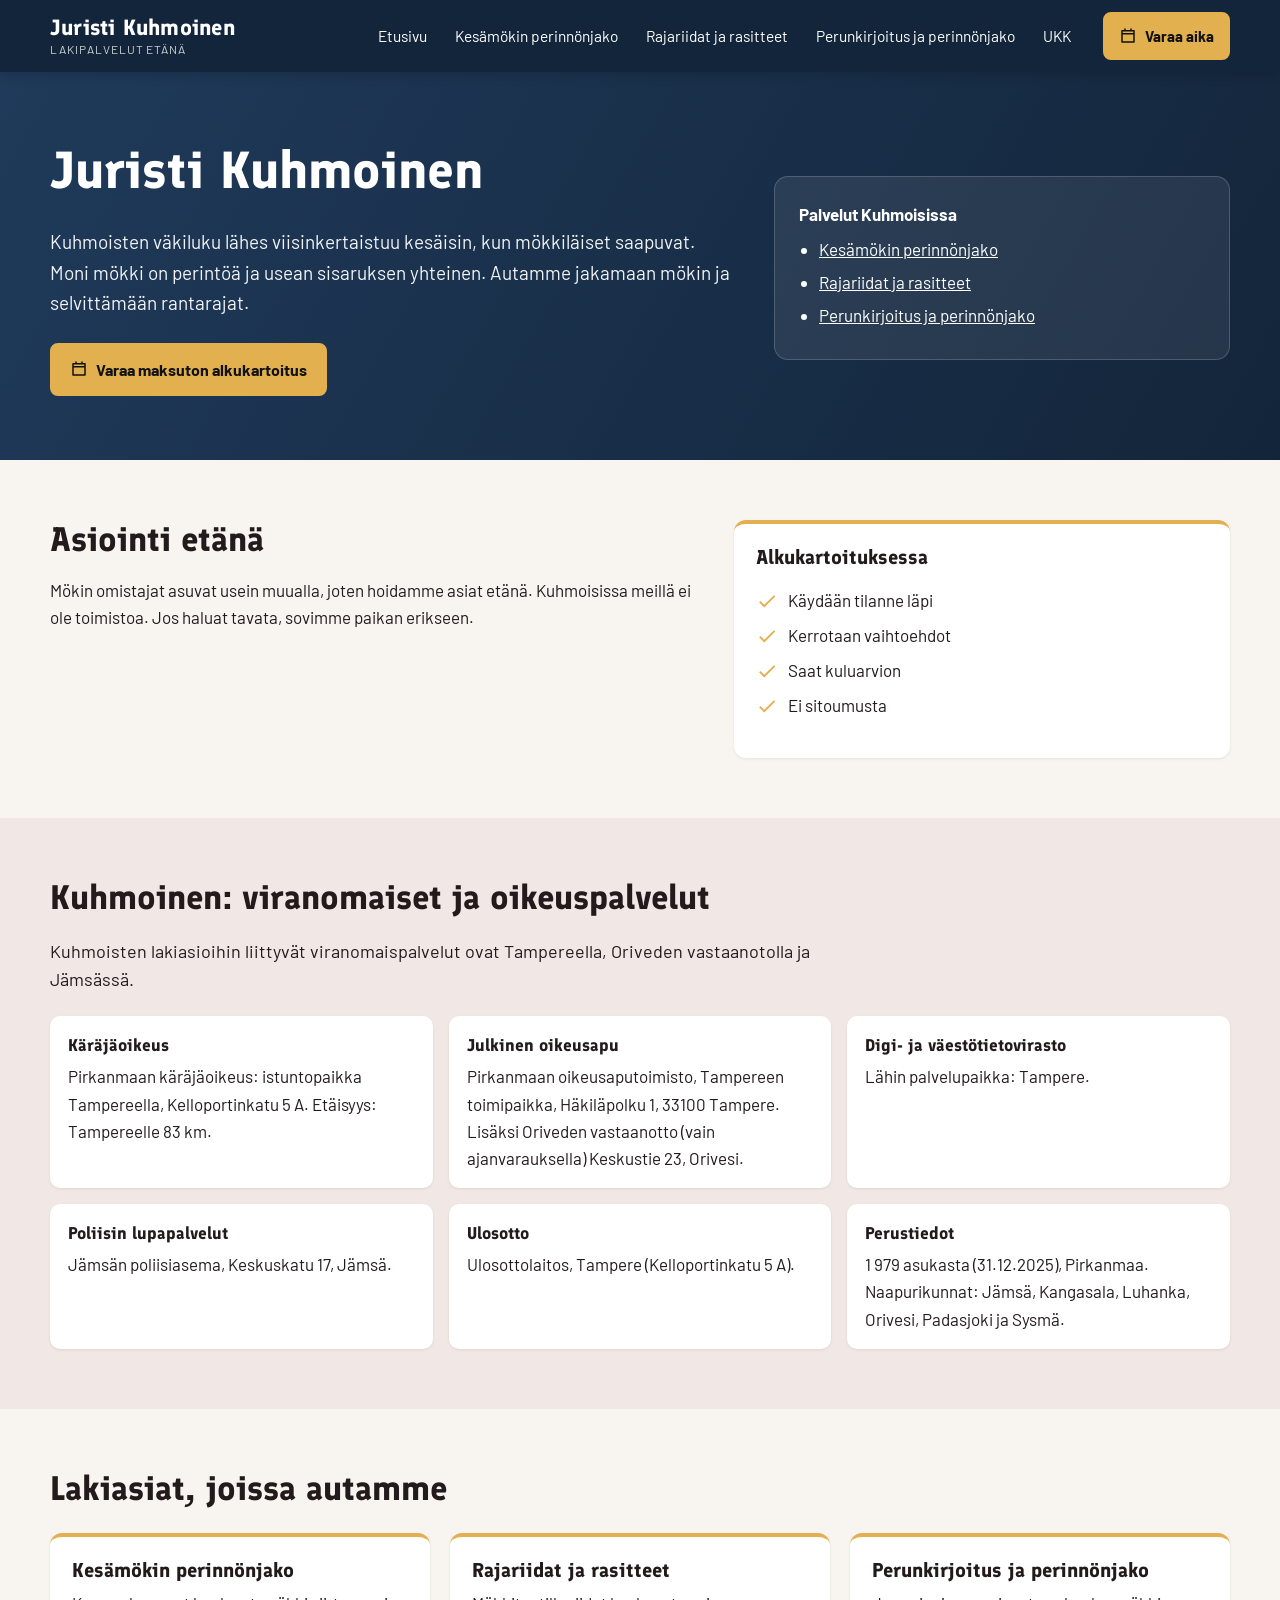
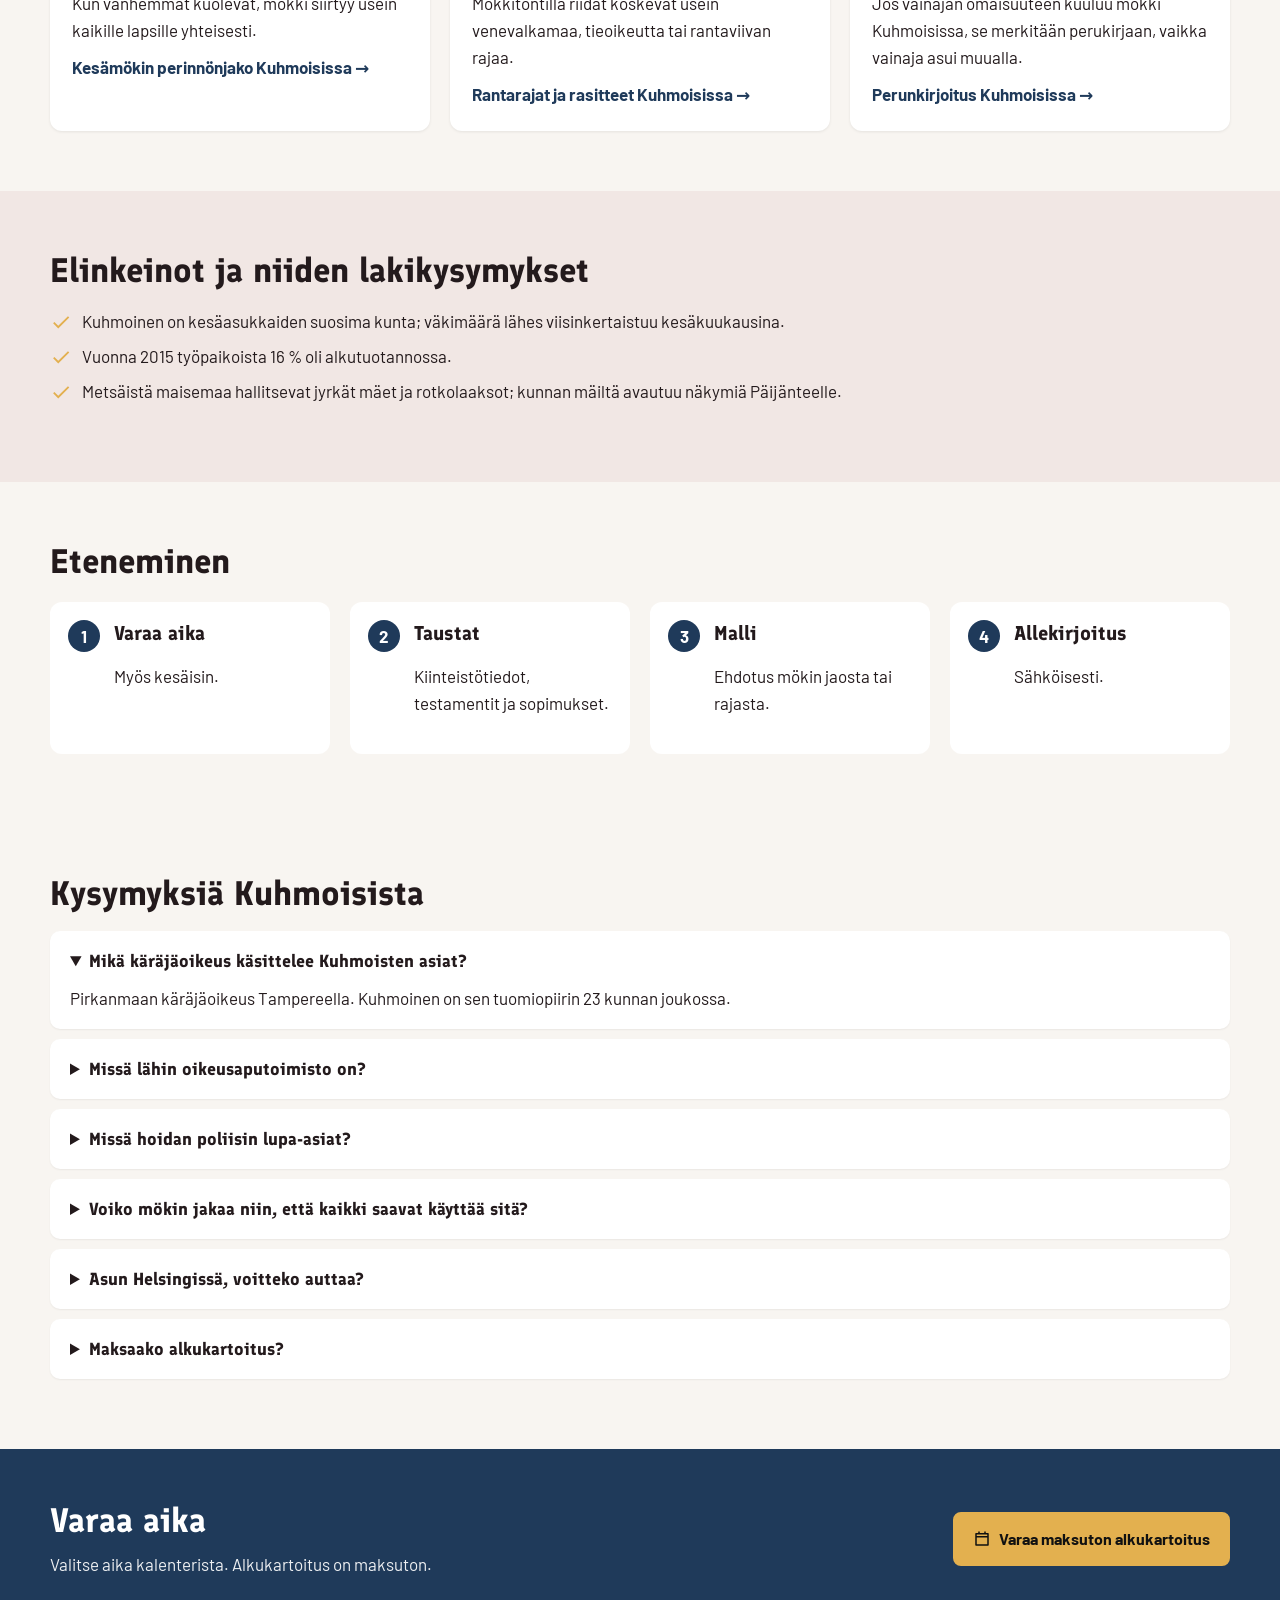
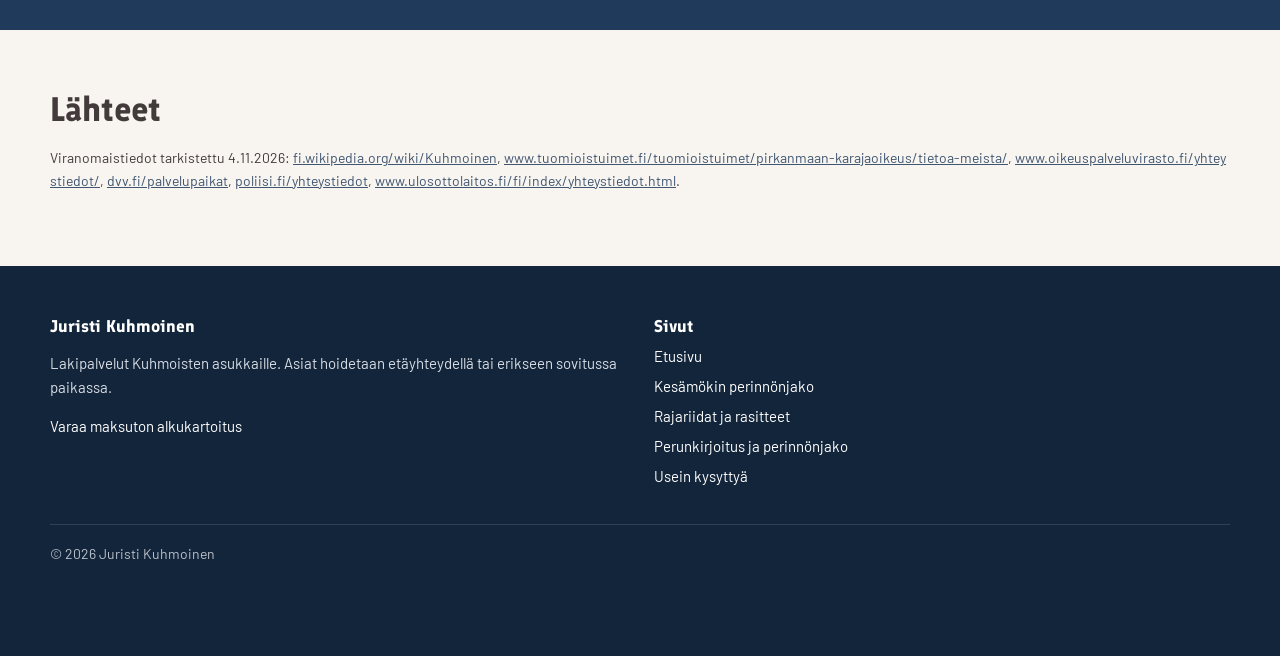
<file: index.html>
<!doctype html>
<html lang="fi">
<head>
<meta charset="utf-8">
<meta name="viewport" content="width=device-width,initial-scale=1">
<title>Juristi Kuhmoinen | Mökit, rajat ja perintö</title>
<meta name="description" content="Juristi Kuhmoinen: kesämökin perinnönjako, rantarajat ja perunkirjoitus etänä. Maksuton alkukartoitus.">
<meta name="robots" content="index,follow">
<link rel="canonical" href="https://arttu475-cpu.github.io/juristi-kuhmoinen/">
<meta property="og:type" content="website">
<meta property="og:locale" content="fi_FI">
<meta property="og:site_name" content="Juristi Kuhmoinen">
<meta property="og:title" content="Juristi Kuhmoinen | Mökit, rajat ja perintö">
<meta property="og:description" content="Juristi Kuhmoinen: kesämökin perinnönjako, rantarajat ja perunkirjoitus etänä. Maksuton alkukartoitus.">
<meta property="og:url" content="https://arttu475-cpu.github.io/juristi-kuhmoinen/">
<meta name="theme-color" content="#13253a">
<link rel="stylesheet" href="./_f/fontit.css">
<link rel="stylesheet" href="./_f/tyyli.css">
<script type="application/ld+json">{"@context":"https://schema.org","@graph":[{"@type":"WebSite","@id":"https://arttu475-cpu.github.io/juristi-kuhmoinen/#website","url":"https://arttu475-cpu.github.io/juristi-kuhmoinen/","name":"Juristi Kuhmoinen","inLanguage":"fi"},{"@type":"LegalService","@id":"https://arttu475-cpu.github.io/juristi-kuhmoinen/#palvelu","name":"Juristi Kuhmoinen","url":"https://arttu475-cpu.github.io/juristi-kuhmoinen/","description":"Juristi Kuhmoinen: kesämökin perinnönjako, rantarajat ja perunkirjoitus etänä. Maksuton alkukartoitus.","areaServed":{"@type":"City","name":"Kuhmoinen","sameAs":"https://fi.wikipedia.org/wiki/Kuhmoinen"},"knowsAbout":["Kesämökin perinnönjako","Rajariidat ja rasitteet","Perunkirjoitus ja perinnönjako"],"potentialAction":{"@type":"ReserveAction","name":"Varaa maksuton alkukartoitus","target":"https://calendly.com/lakiasiantoimisto-helsinki/lakitoimiston-alkukartoitus"}},{"@type":"WebPage","@id":"https://arttu475-cpu.github.io/juristi-kuhmoinen/#webpage","url":"https://arttu475-cpu.github.io/juristi-kuhmoinen/","name":"Juristi Kuhmoinen | Mökit, rajat ja perintö","description":"Juristi Kuhmoinen: kesämökin perinnönjako, rantarajat ja perunkirjoitus etänä. Maksuton alkukartoitus.","inLanguage":"fi","isPartOf":{"@id":"https://arttu475-cpu.github.io/juristi-kuhmoinen/#website"},"about":{"@id":"https://arttu475-cpu.github.io/juristi-kuhmoinen/#palvelu"},"dateModified":"2026-11-04"},{"@type":"FAQPage","@id":"https://arttu475-cpu.github.io/juristi-kuhmoinen/#ukk","mainEntity":[{"@type":"Question","name":"Mikä käräjäoikeus käsittelee Kuhmoisten asiat?","acceptedAnswer":{"@type":"Answer","text":"Pirkanmaan käräjäoikeus Tampereella. Kuhmoinen on sen tuomiopiirin 23 kunnan joukossa."}},{"@type":"Question","name":"Missä lähin oikeusaputoimisto on?","acceptedAnswer":{"@type":"Answer","text":"Pirkanmaan oikeusaputoimisto Tampereella. Oriveden vastaanotolla palvellaan ajanvarauksella."}},{"@type":"Question","name":"Missä hoidan poliisin lupa-asiat?","acceptedAnswer":{"@type":"Answer","text":"Poliisin haun ensimmäinen tulos on Jämsän poliisiasema, Keskuskatu 17."}},{"@type":"Question","name":"Voiko mökin jakaa niin, että kaikki saavat käyttää sitä?","acceptedAnswer":{"@type":"Answer","text":"Voi. Silloin yhteisomistajat tekevät käyttövuoroista ja kuluista sopimuksen."}},{"@type":"Question","name":"Asun Helsingissä, voitteko auttaa?","acceptedAnswer":{"@type":"Answer","text":"Kyllä. Asuinpaikka ei vaikuta, koska työ tehdään etänä."}},{"@type":"Question","name":"Maksaako alkukartoitus?","acceptedAnswer":{"@type":"Answer","text":"Ei."}}]}]}</script>
</head>
<body>
<header class="hd"><div class="w"><a class="brand" href="./"><b>Juristi Kuhmoinen</b><small>Lakipalvelut etänä</small></a><input type="checkbox" id="mt" class="mt" aria-label="Avaa valikko"><label for="mt" class="mtl">Valikko</label>
<nav class="nav" aria-label="Päävalikko"><a href="./">Etusivu</a><a href="./kesamokin-perinnonjako/">Kesämökin perinnönjako</a><a href="./rajariidat/">Rajariidat ja rasitteet</a><a href="./perunkirjoitus/">Perunkirjoitus ja perinnönjako</a><a href="./ukk/">UKK</a></nav>
<a class="btn hbtn" href="https://calendly.com/lakiasiantoimisto-helsinki/lakitoimiston-alkukartoitus" target="_blank" rel="noopener"><svg viewBox="0 0 24 24" width="18" height="18" aria-hidden="true"><path fill="currentColor" d="M7 2h2v2h6V2h2v2h3a1 1 0 0 1 1 1v15a1 1 0 0 1-1 1H4a1 1 0 0 1-1-1V5a1 1 0 0 1 1-1h3zm12 8H5v9h14zM5 8h14V6H5z"/></svg>Varaa aika</a></div>
</header>
<main>

<section class="hero"><div class="w"><div><h1>Juristi Kuhmoinen</h1><p class="l">Kuhmoisten väkiluku lähes viisinkertaistuu kesäisin, kun mökkiläiset saapuvat. Moni mökki on perintöä ja usean sisaruksen yhteinen. Autamme jakamaan mökin ja selvittämään rantarajat.</p><div class="napit"><a class="btn" href="https://calendly.com/lakiasiantoimisto-helsinki/lakitoimiston-alkukartoitus" target="_blank" rel="noopener"><svg viewBox="0 0 24 24" width="18" height="18" aria-hidden="true"><path fill="currentColor" d="M7 2h2v2h6V2h2v2h3a1 1 0 0 1 1 1v15a1 1 0 0 1-1 1H4a1 1 0 0 1-1-1V5a1 1 0 0 1 1-1h3zm12 8H5v9h14zM5 8h14V6H5z"/></svg>Varaa maksuton alkukartoitus</a></div></div><div class="kortti"><b>Palvelut Kuhmoisissa</b><ul><li><a style="color:#fff" href="./kesamokin-perinnonjako/">Kesämökin perinnönjako</a></li><li><a style="color:#fff" href="./rajariidat/">Rajariidat ja rasitteet</a></li><li><a style="color:#fff" href="./perunkirjoitus/">Perunkirjoitus ja perinnönjako</a></li></ul></div></div></section>
<section class="sec"><div class="w two"><div><h2>Asiointi etänä</h2><p>Mökin omistajat asuvat usein muualla, joten hoidamme asiat etänä. Kuhmoisissa meillä ei ole toimistoa. Jos haluat tavata, sovimme paikan erikseen.</p></div><div class="card"><h3>Alkukartoituksessa</h3><ul class="list"><li><svg viewBox="0 0 24 24" width="22" height="22" aria-hidden="true"><path fill="currentColor" d="M9 16.2 4.8 12l-1.4 1.4L9 19 21 7l-1.4-1.4z"/></svg><span>Käydään tilanne läpi</span></li><li><svg viewBox="0 0 24 24" width="22" height="22" aria-hidden="true"><path fill="currentColor" d="M9 16.2 4.8 12l-1.4 1.4L9 19 21 7l-1.4-1.4z"/></svg><span>Kerrotaan vaihtoehdot</span></li><li><svg viewBox="0 0 24 24" width="22" height="22" aria-hidden="true"><path fill="currentColor" d="M9 16.2 4.8 12l-1.4 1.4L9 19 21 7l-1.4-1.4z"/></svg><span>Saat kuluarvion</span></li><li><svg viewBox="0 0 24 24" width="22" height="22" aria-hidden="true"><path fill="currentColor" d="M9 16.2 4.8 12l-1.4 1.4L9 19 21 7l-1.4-1.4z"/></svg><span>Ei sitoumusta</span></li></ul></div></div></section>
<section class="sec alt"><div class="w"><h2>Kuhmoinen: viranomaiset ja oikeuspalvelut</h2><p class="lead">Kuhmoisten lakiasioihin liittyvät viranomaispalvelut ovat Tampereella, Oriveden vastaanotolla ja Jämsässä.</p><div class="fakta"><div><b>Käräjäoikeus</b>Pirkanmaan käräjäoikeus: istuntopaikka Tampereella, Kelloportinkatu 5 A. Etäisyys: Tampereelle 83 km.</div><div><b>Julkinen oikeusapu</b>Pirkanmaan oikeusaputoimisto, Tampereen toimipaikka, Häkiläpolku 1, 33100 Tampere. Lisäksi Oriveden vastaanotto (vain ajanvarauksella) Keskustie 23, Orivesi.</div><div><b>Digi- ja väestötietovirasto</b>Lähin palvelupaikka: Tampere.</div><div><b>Poliisin lupapalvelut</b>Jämsän poliisiasema, Keskuskatu 17, Jämsä.</div><div><b>Ulosotto</b>Ulosottolaitos, Tampere (Kelloportinkatu 5 A).</div><div><b>Perustiedot</b>1 979 asukasta (31.12.2025), Pirkanmaa. Naapurikunnat: Jämsä, Kangasala, Luhanka, Orivesi, Padasjoki ja Sysmä.</div></div></div></section>
<section class="sec"><div class="w"><h2>Lakiasiat, joissa autamme</h2><div class="grid"><div class="card"><h3>Kesämökin perinnönjako</h3><p>Kun vanhemmat kuolevat, mökki siirtyy usein kaikille lapsille yhteisesti.</p><a class="more" href="./kesamokin-perinnonjako/">Kesämökin perinnönjako Kuhmoisissa →</a></div><div class="card"><h3>Rajariidat ja rasitteet</h3><p>Mökkitontilla riidat koskevat usein venevalkamaa, tieoikeutta tai rantaviivan rajaa.</p><a class="more" href="./rajariidat/">Rantarajat ja rasitteet Kuhmoisissa →</a></div><div class="card"><h3>Perunkirjoitus ja perinnönjako</h3><p>Jos vainajan omaisuuteen kuuluu mökki Kuhmoisissa, se merkitään perukirjaan, vaikka vainaja asui muualla.</p><a class="more" href="./perunkirjoitus/">Perunkirjoitus Kuhmoisissa →</a></div></div></div></section>
<section class="sec alt"><div class="w"><h2>Elinkeinot ja niiden lakikysymykset</h2><ul class="list"><li><svg viewBox="0 0 24 24" width="22" height="22" aria-hidden="true"><path fill="currentColor" d="M9 16.2 4.8 12l-1.4 1.4L9 19 21 7l-1.4-1.4z"/></svg><span>Kuhmoinen on kesäasukkaiden suosima kunta; väkimäärä lähes viisinkertaistuu kesäkuukausina.</span></li><li><svg viewBox="0 0 24 24" width="22" height="22" aria-hidden="true"><path fill="currentColor" d="M9 16.2 4.8 12l-1.4 1.4L9 19 21 7l-1.4-1.4z"/></svg><span>Vuonna 2015 työpaikoista 16 % oli alkutuotannossa.</span></li><li><svg viewBox="0 0 24 24" width="22" height="22" aria-hidden="true"><path fill="currentColor" d="M9 16.2 4.8 12l-1.4 1.4L9 19 21 7l-1.4-1.4z"/></svg><span>Metsäistä maisemaa hallitsevat jyrkät mäet ja rotkolaaksot; kunnan mäiltä avautuu näkymiä Päijänteelle.</span></li></ul></div></section>
<section class="sec"><div class="w"><h2>Eteneminen</h2><div class="steps"><div><h3>Varaa aika</h3><p>Myös kesäisin.</p></div><div><h3>Taustat</h3><p>Kiinteistötiedot, testamentit ja sopimukset.</p></div><div><h3>Malli</h3><p>Ehdotus mökin jaosta tai rajasta.</p></div><div><h3>Allekirjoitus</h3><p>Sähköisesti.</p></div></div></div></section>
<section class="sec"><div class="w"><div class="ukk"><h2>Kysymyksiä Kuhmoisista</h2><details open><summary>Mikä käräjäoikeus käsittelee Kuhmoisten asiat?</summary><p>Pirkanmaan käräjäoikeus Tampereella. Kuhmoinen on sen tuomiopiirin 23 kunnan joukossa.</p></details>
<details><summary>Missä lähin oikeusaputoimisto on?</summary><p>Pirkanmaan oikeusaputoimisto Tampereella. Oriveden vastaanotolla palvellaan ajanvarauksella.</p></details>
<details><summary>Missä hoidan poliisin lupa-asiat?</summary><p>Poliisin haun ensimmäinen tulos on Jämsän poliisiasema, Keskuskatu 17.</p></details>
<details><summary>Voiko mökin jakaa niin, että kaikki saavat käyttää sitä?</summary><p>Voi. Silloin yhteisomistajat tekevät käyttövuoroista ja kuluista sopimuksen.</p></details>
<details><summary>Asun Helsingissä, voitteko auttaa?</summary><p>Kyllä. Asuinpaikka ei vaikuta, koska työ tehdään etänä.</p></details>
<details><summary>Maksaako alkukartoitus?</summary><p>Ei.</p></details></div></div></section>
<section class="cta"><div class="w"><div><h2>Varaa aika</h2><p>Valitse aika kalenterista. Alkukartoitus on maksuton.</p></div><div class="napit"><a class="btn" href="https://calendly.com/lakiasiantoimisto-helsinki/lakitoimiston-alkukartoitus" target="_blank" rel="noopener"><svg viewBox="0 0 24 24" width="18" height="18" aria-hidden="true"><path fill="currentColor" d="M7 2h2v2h6V2h2v2h3a1 1 0 0 1 1 1v15a1 1 0 0 1-1 1H4a1 1 0 0 1-1-1V5a1 1 0 0 1 1-1h3zm12 8H5v9h14zM5 8h14V6H5z"/></svg>Varaa maksuton alkukartoitus</a></div></div></section>
<section class="sec"><div class="w lahteet"><h2>Lähteet</h2><p>Viranomaistiedot tarkistettu 4.11.2026: <a href="https://fi.wikipedia.org/wiki/Kuhmoinen" rel="noopener">fi.wikipedia.org/wiki/Kuhmoinen</a>, <a href="https://www.tuomioistuimet.fi/tuomioistuimet/pirkanmaan-karajaoikeus/tietoa-meista/" rel="noopener">www.tuomioistuimet.fi/tuomioistuimet/pirkanmaan-karajaoikeus/tietoa-meista/</a>, <a href="https://www.oikeuspalveluvirasto.fi/yhteystiedot/" rel="noopener">www.oikeuspalveluvirasto.fi/yhteystiedot/</a>, <a href="https://dvv.fi/palvelupaikat" rel="noopener">dvv.fi/palvelupaikat</a>, <a href="https://poliisi.fi/yhteystiedot" rel="noopener">poliisi.fi/yhteystiedot</a>, <a href="https://www.ulosottolaitos.fi/fi/index/yhteystiedot.html" rel="noopener">www.ulosottolaitos.fi/fi/index/yhteystiedot.html</a>.</p></div></section>
</main>
<footer class="ft"><div class="w"><div class="cols">
<div><h3>Juristi Kuhmoinen</h3><p>Lakipalvelut Kuhmoisten asukkaille. Asiat hoidetaan etäyhteydellä tai erikseen sovitussa paikassa.</p><p><a href="https://calendly.com/lakiasiantoimisto-helsinki/lakitoimiston-alkukartoitus" target="_blank" rel="noopener">Varaa maksuton alkukartoitus</a></p></div>
<div><h3>Sivut</h3><ul><li><a href="./">Etusivu</a></li><li><a href="./kesamokin-perinnonjako/">Kesämökin perinnönjako</a></li><li><a href="./rajariidat/">Rajariidat ja rasitteet</a></li><li><a href="./perunkirjoitus/">Perunkirjoitus ja perinnönjako</a></li><li><a href="./ukk/">Usein kysyttyä</a></li></ul></div>
</div><div class="pohja">© 2026 Juristi Kuhmoinen</div></div></footer>
<div class="palkki"><a class="btn o" style="color:#fff" href="https://calendly.com/lakiasiantoimisto-helsinki/lakitoimiston-alkukartoitus" target="_blank" rel="noopener"><svg viewBox="0 0 24 24" width="18" height="18" aria-hidden="true"><path fill="currentColor" d="M7 2h2v2h6V2h2v2h3a1 1 0 0 1 1 1v15a1 1 0 0 1-1 1H4a1 1 0 0 1-1-1V5a1 1 0 0 1 1-1h3zm12 8H5v9h14zM5 8h14V6H5z"/></svg>Varaa maksuton alkukartoitus</a></div>
</body>
</html>
</file>
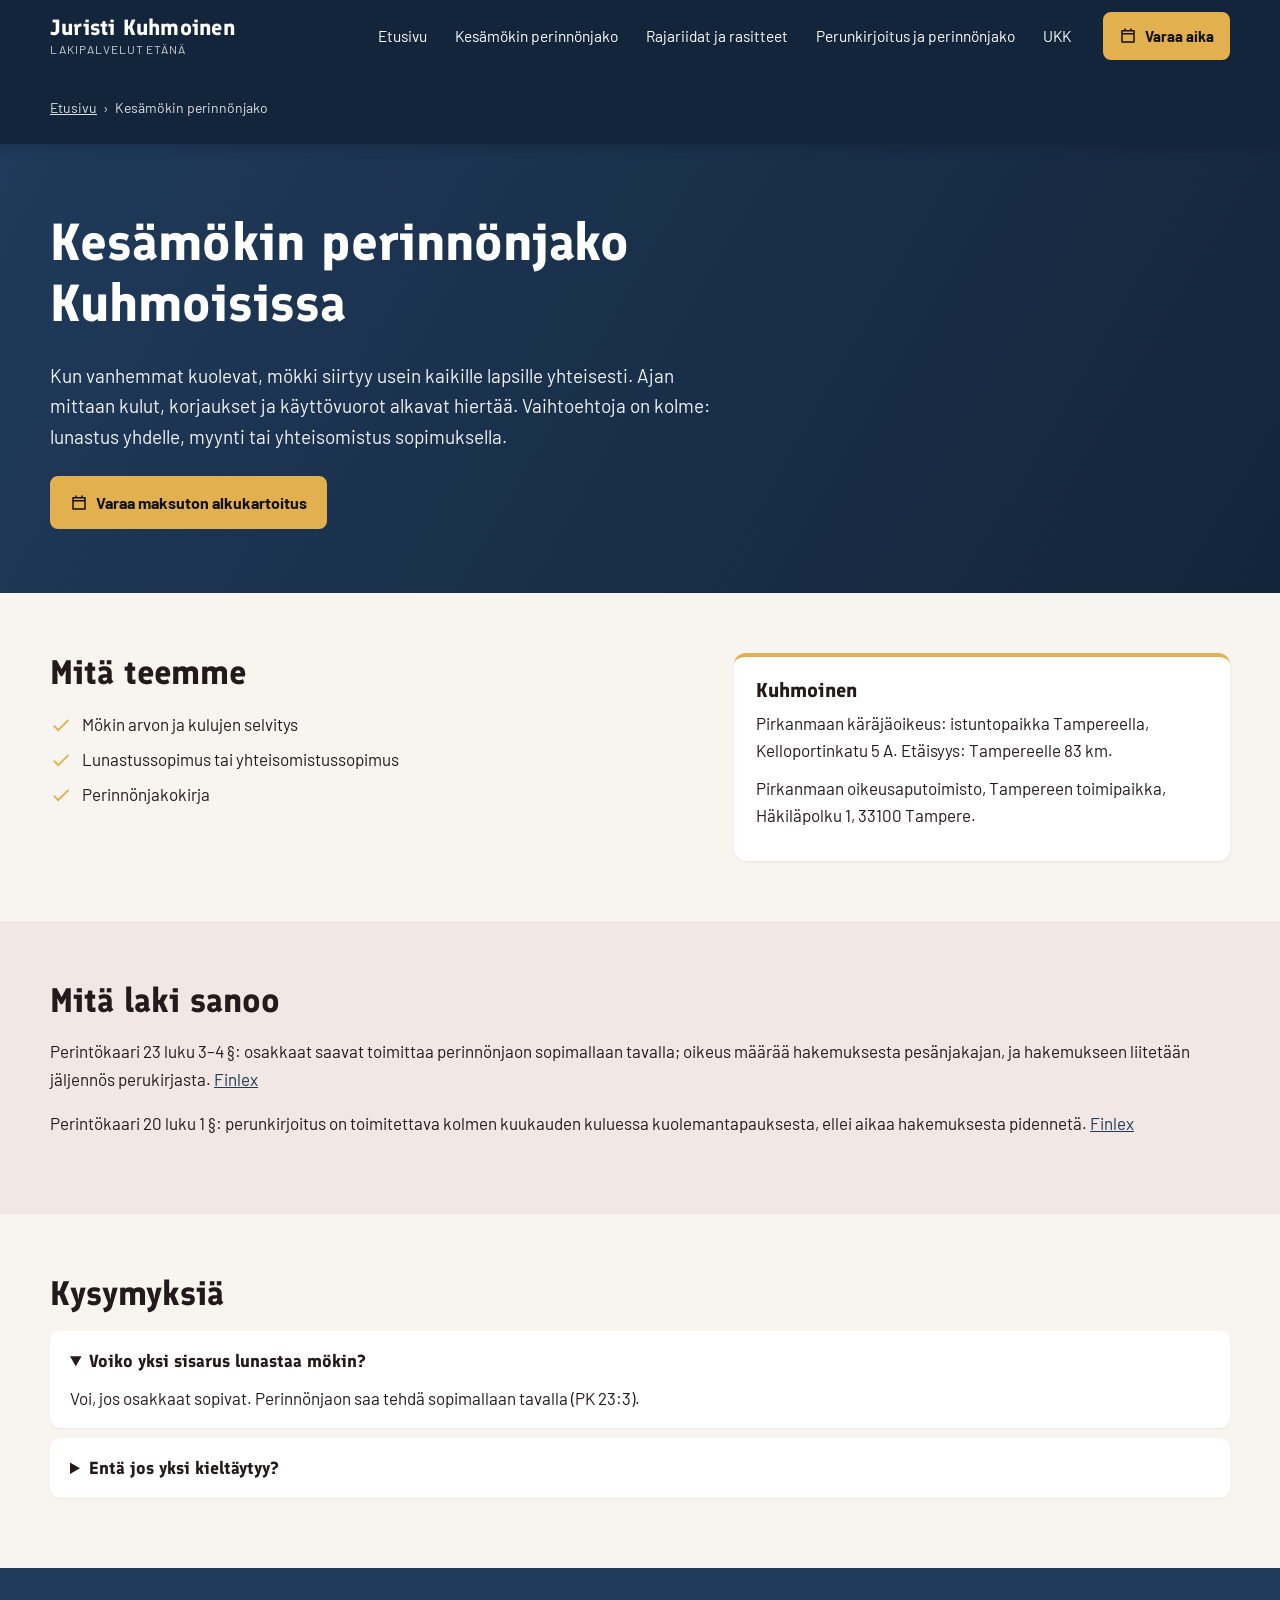
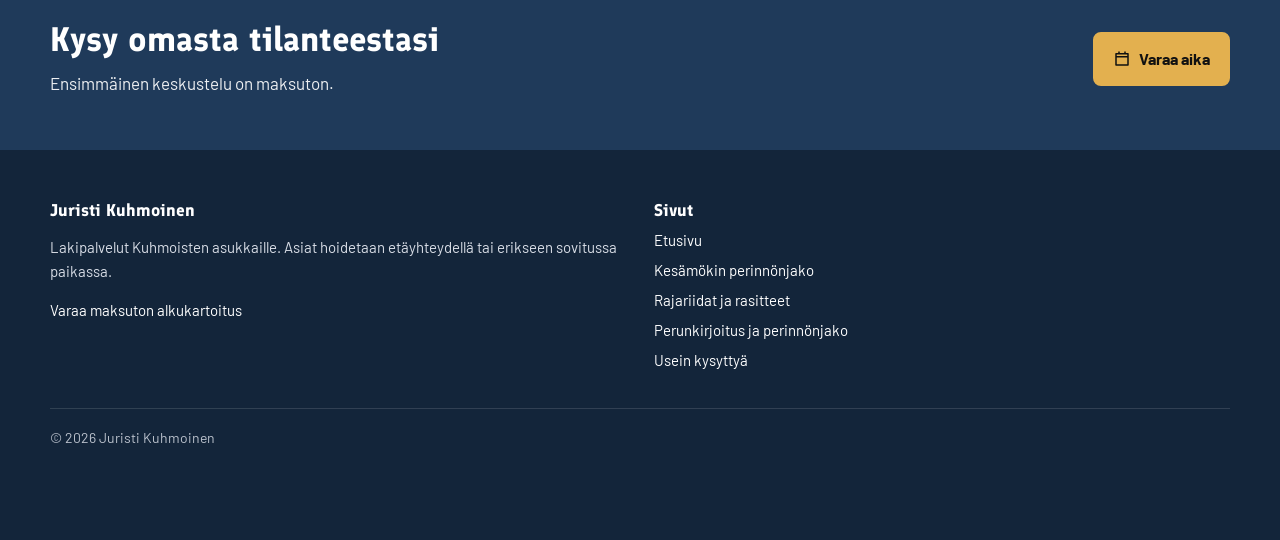
<file: kesamokin-perinnonjako/index.html>
<!doctype html>
<html lang="fi">
<head>
<meta charset="utf-8">
<meta name="viewport" content="width=device-width,initial-scale=1">
<title>Kesämökin perinnönjako Kuhmoisissa | Juristi Kuhmoinen</title>
<meta name="description" content="Kun vanhemmat kuolevat, mökki siirtyy usein kaikille lapsille yhteisesti. Varaa maksuton alkukartoitus.">
<meta name="robots" content="index,follow">
<link rel="canonical" href="https://arttu475-cpu.github.io/juristi-kuhmoinen/kesamokin-perinnonjako/">
<meta property="og:type" content="website">
<meta property="og:locale" content="fi_FI">
<meta property="og:site_name" content="Juristi Kuhmoinen">
<meta property="og:title" content="Kesämökin perinnönjako Kuhmoisissa | Juristi Kuhmoinen">
<meta property="og:description" content="Kun vanhemmat kuolevat, mökki siirtyy usein kaikille lapsille yhteisesti. Varaa maksuton alkukartoitus.">
<meta property="og:url" content="https://arttu475-cpu.github.io/juristi-kuhmoinen/kesamokin-perinnonjako/">
<meta name="theme-color" content="#13253a">
<link rel="stylesheet" href="../_f/fontit.css">
<link rel="stylesheet" href="../_f/tyyli.css">
<script type="application/ld+json">{"@context":"https://schema.org","@graph":[{"@type":"WebSite","@id":"https://arttu475-cpu.github.io/juristi-kuhmoinen/#website","url":"https://arttu475-cpu.github.io/juristi-kuhmoinen/","name":"Juristi Kuhmoinen","inLanguage":"fi"},{"@type":"LegalService","@id":"https://arttu475-cpu.github.io/juristi-kuhmoinen/#palvelu","name":"Juristi Kuhmoinen","url":"https://arttu475-cpu.github.io/juristi-kuhmoinen/","description":"Juristi Kuhmoinen: kesämökin perinnönjako, rantarajat ja perunkirjoitus etänä. Maksuton alkukartoitus.","areaServed":{"@type":"City","name":"Kuhmoinen","sameAs":"https://fi.wikipedia.org/wiki/Kuhmoinen"},"knowsAbout":["Kesämökin perinnönjako","Rajariidat ja rasitteet","Perunkirjoitus ja perinnönjako"],"potentialAction":{"@type":"ReserveAction","name":"Varaa maksuton alkukartoitus","target":"https://calendly.com/lakiasiantoimisto-helsinki/lakitoimiston-alkukartoitus"}},{"@type":"WebPage","@id":"https://arttu475-cpu.github.io/juristi-kuhmoinen/kesamokin-perinnonjako/#webpage","url":"https://arttu475-cpu.github.io/juristi-kuhmoinen/kesamokin-perinnonjako/","name":"Kesämökin perinnönjako Kuhmoisissa | Juristi Kuhmoinen","description":"Kun vanhemmat kuolevat, mökki siirtyy usein kaikille lapsille yhteisesti. Varaa maksuton alkukartoitus.","inLanguage":"fi","isPartOf":{"@id":"https://arttu475-cpu.github.io/juristi-kuhmoinen/#website"},"about":{"@id":"https://arttu475-cpu.github.io/juristi-kuhmoinen/#palvelu"},"dateModified":"2026-11-04"},{"@type":"FAQPage","@id":"https://arttu475-cpu.github.io/juristi-kuhmoinen/kesamokin-perinnonjako/#ukk","mainEntity":[{"@type":"Question","name":"Voiko yksi sisarus lunastaa mökin?","acceptedAnswer":{"@type":"Answer","text":"Voi, jos osakkaat sopivat. Perinnönjaon saa tehdä sopimallaan tavalla (PK 23:3)."}},{"@type":"Question","name":"Entä jos yksi kieltäytyy?","acceptedAnswer":{"@type":"Answer","text":"Käräjäoikeus voi määrätä pesänjakajan (PK 23:4)."}}]},{"@type":"Service","name":"Kesämökin perinnönjako Kuhmoisissa","serviceType":"Kesämökin perinnönjako","provider":{"@id":"https://arttu475-cpu.github.io/juristi-kuhmoinen/#palvelu"},"areaServed":{"@type":"City","name":"Kuhmoinen"}},{"@type":"BreadcrumbList","itemListElement":[{"@type":"ListItem","position":1,"name":"Etusivu","item":"https://arttu475-cpu.github.io/juristi-kuhmoinen/"},{"@type":"ListItem","position":2,"name":"Kesämökin perinnönjako","item":"https://arttu475-cpu.github.io/juristi-kuhmoinen/kesamokin-perinnonjako/"}]}]}</script>
</head>
<body>
<header class="hd"><div class="w"><a class="brand" href="../"><b>Juristi Kuhmoinen</b><small>Lakipalvelut etänä</small></a><input type="checkbox" id="mt" class="mt" aria-label="Avaa valikko"><label for="mt" class="mtl">Valikko</label>
<nav class="nav" aria-label="Päävalikko"><a href="../">Etusivu</a><a href="../kesamokin-perinnonjako/">Kesämökin perinnönjako</a><a href="../rajariidat/">Rajariidat ja rasitteet</a><a href="../perunkirjoitus/">Perunkirjoitus ja perinnönjako</a><a href="../ukk/">UKK</a></nav>
<a class="btn hbtn" href="https://calendly.com/lakiasiantoimisto-helsinki/lakitoimiston-alkukartoitus" target="_blank" rel="noopener"><svg viewBox="0 0 24 24" width="18" height="18" aria-hidden="true"><path fill="currentColor" d="M7 2h2v2h6V2h2v2h3a1 1 0 0 1 1 1v15a1 1 0 0 1-1 1H4a1 1 0 0 1-1-1V5a1 1 0 0 1 1-1h3zm12 8H5v9h14zM5 8h14V6H5z"/></svg>Varaa aika</a></div>
<div class="w"><nav class="crumb" aria-label="Murupolku"><ol><li><a href="../">Etusivu</a></li><li aria-current="page">Kesämökin perinnönjako</li></ol></nav></div></header>
<main>

<section class="hero"><div class="w"><div><h1>Kesämökin perinnönjako Kuhmoisissa</h1><p class="l">Kun vanhemmat kuolevat, mökki siirtyy usein kaikille lapsille yhteisesti. Ajan mittaan kulut, korjaukset ja käyttövuorot alkavat hiertää. Vaihtoehtoja on kolme: lunastus yhdelle, myynti tai yhteisomistus sopimuksella.</p><div class="napit"><a class="btn" href="https://calendly.com/lakiasiantoimisto-helsinki/lakitoimiston-alkukartoitus" target="_blank" rel="noopener"><svg viewBox="0 0 24 24" width="18" height="18" aria-hidden="true"><path fill="currentColor" d="M7 2h2v2h6V2h2v2h3a1 1 0 0 1 1 1v15a1 1 0 0 1-1 1H4a1 1 0 0 1-1-1V5a1 1 0 0 1 1-1h3zm12 8H5v9h14zM5 8h14V6H5z"/></svg>Varaa maksuton alkukartoitus</a></div></div></div></section>
<section class="sec"><div class="w two"><div><h2>Mitä teemme</h2><ul class="list"><li><svg viewBox="0 0 24 24" width="22" height="22" aria-hidden="true"><path fill="currentColor" d="M9 16.2 4.8 12l-1.4 1.4L9 19 21 7l-1.4-1.4z"/></svg><span>Mökin arvon ja kulujen selvitys</span></li><li><svg viewBox="0 0 24 24" width="22" height="22" aria-hidden="true"><path fill="currentColor" d="M9 16.2 4.8 12l-1.4 1.4L9 19 21 7l-1.4-1.4z"/></svg><span>Lunastussopimus tai yhteisomistussopimus</span></li><li><svg viewBox="0 0 24 24" width="22" height="22" aria-hidden="true"><path fill="currentColor" d="M9 16.2 4.8 12l-1.4 1.4L9 19 21 7l-1.4-1.4z"/></svg><span>Perinnönjakokirja</span></li></ul></div><div class="card"><h3>Kuhmoinen</h3><p>Pirkanmaan käräjäoikeus: istuntopaikka Tampereella, Kelloportinkatu 5 A. Etäisyys: Tampereelle 83 km.</p><p>Pirkanmaan oikeusaputoimisto, Tampereen toimipaikka, Häkiläpolku 1, 33100 Tampere.</p></div></div></section>
<section class="sec alt"><div class="w"><h2>Mitä laki sanoo</h2><p>Perintökaari 23 luku 3–4 §: osakkaat saavat toimittaa perinnönjaon sopimallaan tavalla; oikeus määrää hakemuksesta pesänjakajan, ja hakemukseen liitetään jäljennös perukirjasta. <a href="https://www.finlex.fi/fi/lainsaadanto/1965/40" rel="noopener">Finlex</a></p><p>Perintökaari 20 luku 1 §: perunkirjoitus on toimitettava kolmen kuukauden kuluessa kuolemantapauksesta, ellei aikaa hakemuksesta pidennetä. <a href="https://www.finlex.fi/fi/lainsaadanto/1965/40" rel="noopener">Finlex</a></p></div></section>
<section class="sec"><div class="w"><div class="ukk"><h2>Kysymyksiä</h2><details open><summary>Voiko yksi sisarus lunastaa mökin?</summary><p>Voi, jos osakkaat sopivat. Perinnönjaon saa tehdä sopimallaan tavalla (PK 23:3).</p></details>
<details><summary>Entä jos yksi kieltäytyy?</summary><p>Käräjäoikeus voi määrätä pesänjakajan (PK 23:4).</p></details></div></div></section>
<section class="cta"><div class="w"><div><h2>Kysy omasta tilanteestasi</h2><p>Ensimmäinen keskustelu on maksuton.</p></div><div class="napit"><a class="btn" href="https://calendly.com/lakiasiantoimisto-helsinki/lakitoimiston-alkukartoitus" target="_blank" rel="noopener"><svg viewBox="0 0 24 24" width="18" height="18" aria-hidden="true"><path fill="currentColor" d="M7 2h2v2h6V2h2v2h3a1 1 0 0 1 1 1v15a1 1 0 0 1-1 1H4a1 1 0 0 1-1-1V5a1 1 0 0 1 1-1h3zm12 8H5v9h14zM5 8h14V6H5z"/></svg>Varaa aika</a></div></div></section>
</main>
<footer class="ft"><div class="w"><div class="cols">
<div><h3>Juristi Kuhmoinen</h3><p>Lakipalvelut Kuhmoisten asukkaille. Asiat hoidetaan etäyhteydellä tai erikseen sovitussa paikassa.</p><p><a href="https://calendly.com/lakiasiantoimisto-helsinki/lakitoimiston-alkukartoitus" target="_blank" rel="noopener">Varaa maksuton alkukartoitus</a></p></div>
<div><h3>Sivut</h3><ul><li><a href="../">Etusivu</a></li><li><a href="../kesamokin-perinnonjako/">Kesämökin perinnönjako</a></li><li><a href="../rajariidat/">Rajariidat ja rasitteet</a></li><li><a href="../perunkirjoitus/">Perunkirjoitus ja perinnönjako</a></li><li><a href="../ukk/">Usein kysyttyä</a></li></ul></div>
</div><div class="pohja">© 2026 Juristi Kuhmoinen</div></div></footer>
<div class="palkki"><a class="btn o" style="color:#fff" href="https://calendly.com/lakiasiantoimisto-helsinki/lakitoimiston-alkukartoitus" target="_blank" rel="noopener"><svg viewBox="0 0 24 24" width="18" height="18" aria-hidden="true"><path fill="currentColor" d="M7 2h2v2h6V2h2v2h3a1 1 0 0 1 1 1v15a1 1 0 0 1-1 1H4a1 1 0 0 1-1-1V5a1 1 0 0 1 1-1h3zm12 8H5v9h14zM5 8h14V6H5z"/></svg>Varaa maksuton alkukartoitus</a></div>
</body>
</html>
</file>
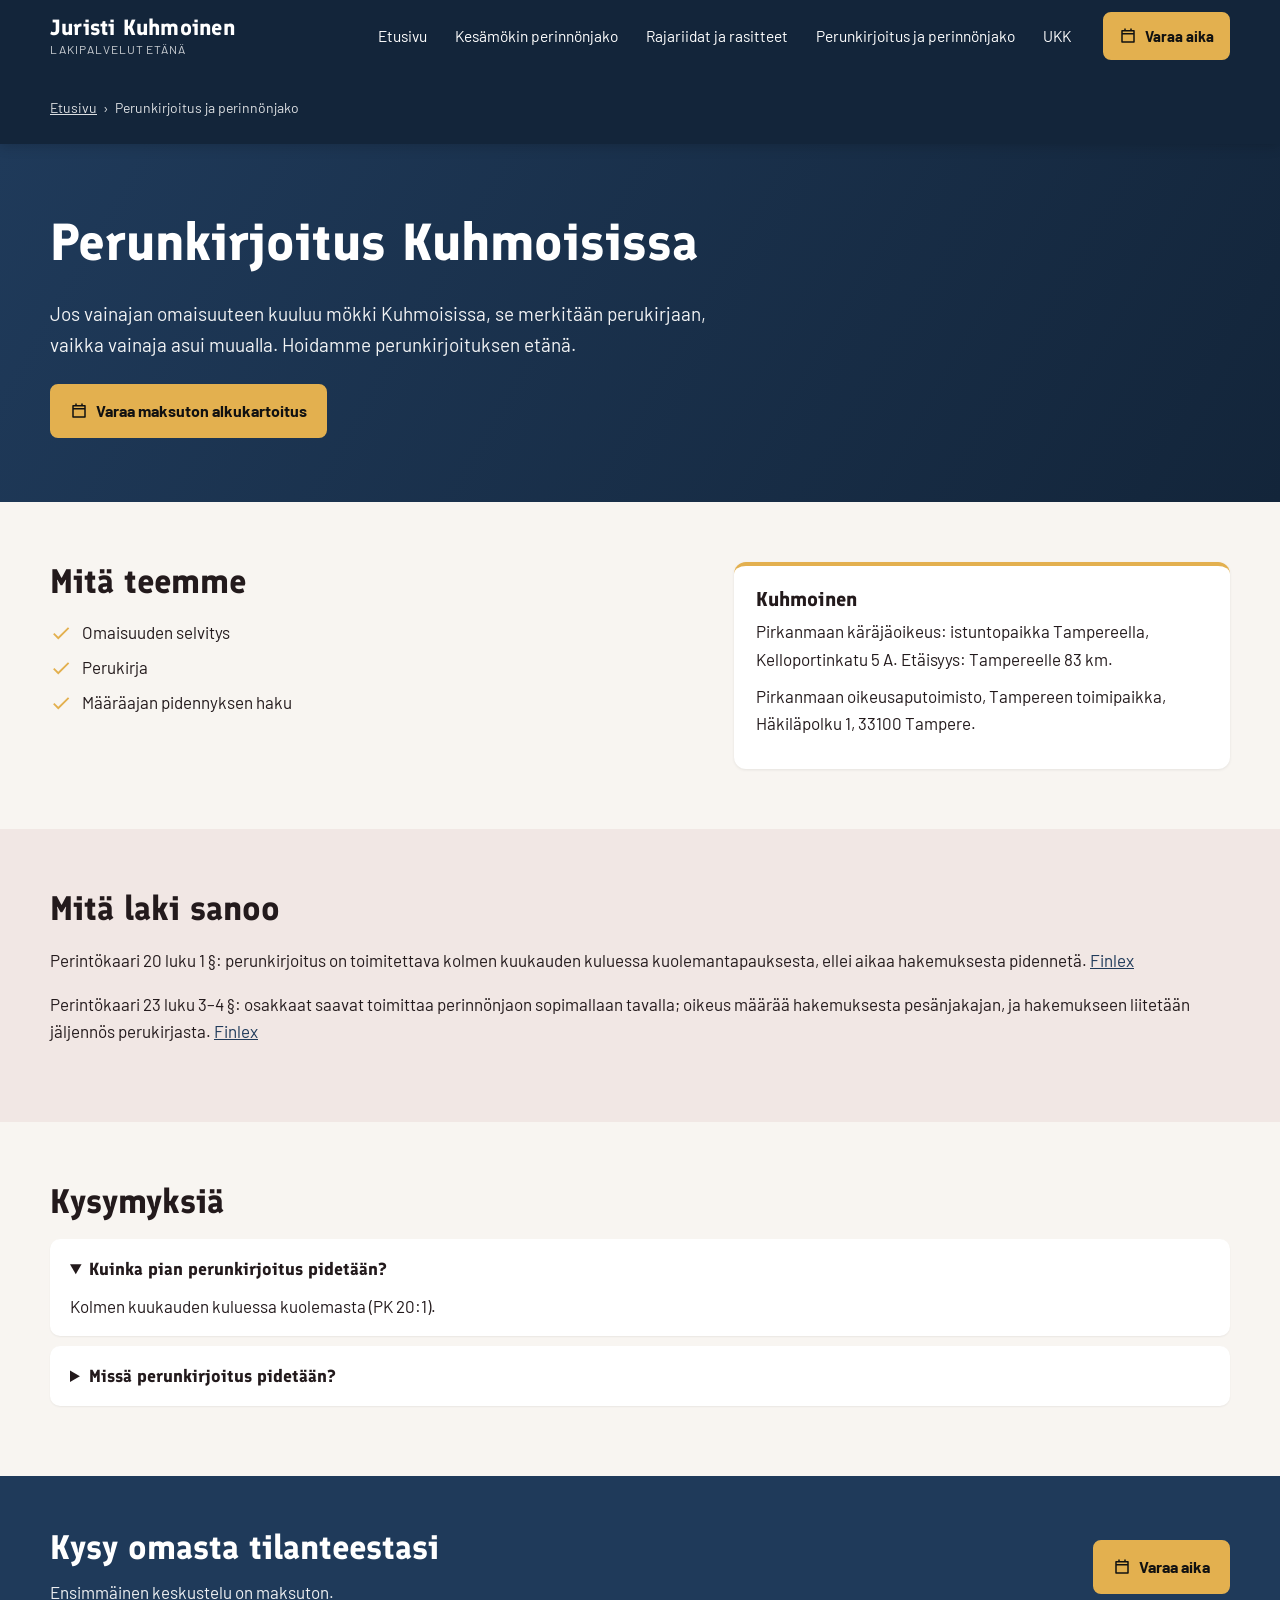
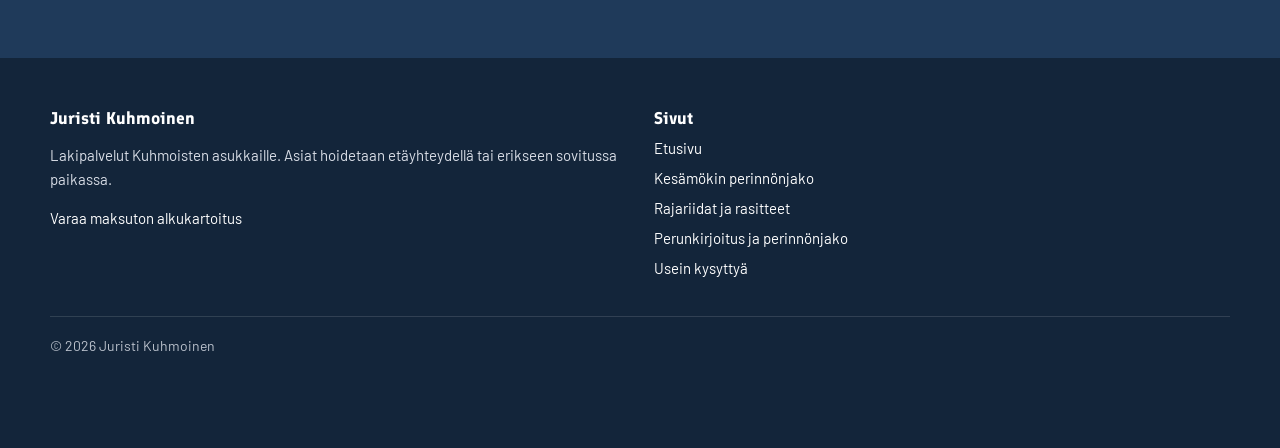
<file: perunkirjoitus/index.html>
<!doctype html>
<html lang="fi">
<head>
<meta charset="utf-8">
<meta name="viewport" content="width=device-width,initial-scale=1">
<title>Perunkirjoitus Kuhmoisissa | Juristi Kuhmoinen</title>
<meta name="description" content="Jos vainajan omaisuuteen kuuluu mökki Kuhmoisissa, se merkitään perukirjaan, vaikka vainaja asui muualla. Varaa maksuton alkukartoitus.">
<meta name="robots" content="index,follow">
<link rel="canonical" href="https://arttu475-cpu.github.io/juristi-kuhmoinen/perunkirjoitus/">
<meta property="og:type" content="website">
<meta property="og:locale" content="fi_FI">
<meta property="og:site_name" content="Juristi Kuhmoinen">
<meta property="og:title" content="Perunkirjoitus Kuhmoisissa | Juristi Kuhmoinen">
<meta property="og:description" content="Jos vainajan omaisuuteen kuuluu mökki Kuhmoisissa, se merkitään perukirjaan, vaikka vainaja asui muualla. Varaa maksuton alkukartoitus.">
<meta property="og:url" content="https://arttu475-cpu.github.io/juristi-kuhmoinen/perunkirjoitus/">
<meta name="theme-color" content="#13253a">
<link rel="stylesheet" href="../_f/fontit.css">
<link rel="stylesheet" href="../_f/tyyli.css">
<script type="application/ld+json">{"@context":"https://schema.org","@graph":[{"@type":"WebSite","@id":"https://arttu475-cpu.github.io/juristi-kuhmoinen/#website","url":"https://arttu475-cpu.github.io/juristi-kuhmoinen/","name":"Juristi Kuhmoinen","inLanguage":"fi"},{"@type":"LegalService","@id":"https://arttu475-cpu.github.io/juristi-kuhmoinen/#palvelu","name":"Juristi Kuhmoinen","url":"https://arttu475-cpu.github.io/juristi-kuhmoinen/","description":"Juristi Kuhmoinen: kesämökin perinnönjako, rantarajat ja perunkirjoitus etänä. Maksuton alkukartoitus.","areaServed":{"@type":"City","name":"Kuhmoinen","sameAs":"https://fi.wikipedia.org/wiki/Kuhmoinen"},"knowsAbout":["Kesämökin perinnönjako","Rajariidat ja rasitteet","Perunkirjoitus ja perinnönjako"],"potentialAction":{"@type":"ReserveAction","name":"Varaa maksuton alkukartoitus","target":"https://calendly.com/lakiasiantoimisto-helsinki/lakitoimiston-alkukartoitus"}},{"@type":"WebPage","@id":"https://arttu475-cpu.github.io/juristi-kuhmoinen/perunkirjoitus/#webpage","url":"https://arttu475-cpu.github.io/juristi-kuhmoinen/perunkirjoitus/","name":"Perunkirjoitus Kuhmoisissa | Juristi Kuhmoinen","description":"Jos vainajan omaisuuteen kuuluu mökki Kuhmoisissa, se merkitään perukirjaan, vaikka vainaja asui muualla. Varaa maksuton alkukartoitus.","inLanguage":"fi","isPartOf":{"@id":"https://arttu475-cpu.github.io/juristi-kuhmoinen/#website"},"about":{"@id":"https://arttu475-cpu.github.io/juristi-kuhmoinen/#palvelu"},"dateModified":"2026-11-04"},{"@type":"FAQPage","@id":"https://arttu475-cpu.github.io/juristi-kuhmoinen/perunkirjoitus/#ukk","mainEntity":[{"@type":"Question","name":"Kuinka pian perunkirjoitus pidetään?","acceptedAnswer":{"@type":"Answer","text":"Kolmen kuukauden kuluessa kuolemasta (PK 20:1)."}},{"@type":"Question","name":"Missä perunkirjoitus pidetään?","acceptedAnswer":{"@type":"Answer","text":"Paikka on vapaa; videoyhteys käy hyvin."}}]},{"@type":"Service","name":"Perunkirjoitus Kuhmoisissa","serviceType":"Perunkirjoitus ja perinnönjako","provider":{"@id":"https://arttu475-cpu.github.io/juristi-kuhmoinen/#palvelu"},"areaServed":{"@type":"City","name":"Kuhmoinen"}},{"@type":"BreadcrumbList","itemListElement":[{"@type":"ListItem","position":1,"name":"Etusivu","item":"https://arttu475-cpu.github.io/juristi-kuhmoinen/"},{"@type":"ListItem","position":2,"name":"Perunkirjoitus ja perinnönjako","item":"https://arttu475-cpu.github.io/juristi-kuhmoinen/perunkirjoitus/"}]}]}</script>
</head>
<body>
<header class="hd"><div class="w"><a class="brand" href="../"><b>Juristi Kuhmoinen</b><small>Lakipalvelut etänä</small></a><input type="checkbox" id="mt" class="mt" aria-label="Avaa valikko"><label for="mt" class="mtl">Valikko</label>
<nav class="nav" aria-label="Päävalikko"><a href="../">Etusivu</a><a href="../kesamokin-perinnonjako/">Kesämökin perinnönjako</a><a href="../rajariidat/">Rajariidat ja rasitteet</a><a href="../perunkirjoitus/">Perunkirjoitus ja perinnönjako</a><a href="../ukk/">UKK</a></nav>
<a class="btn hbtn" href="https://calendly.com/lakiasiantoimisto-helsinki/lakitoimiston-alkukartoitus" target="_blank" rel="noopener"><svg viewBox="0 0 24 24" width="18" height="18" aria-hidden="true"><path fill="currentColor" d="M7 2h2v2h6V2h2v2h3a1 1 0 0 1 1 1v15a1 1 0 0 1-1 1H4a1 1 0 0 1-1-1V5a1 1 0 0 1 1-1h3zm12 8H5v9h14zM5 8h14V6H5z"/></svg>Varaa aika</a></div>
<div class="w"><nav class="crumb" aria-label="Murupolku"><ol><li><a href="../">Etusivu</a></li><li aria-current="page">Perunkirjoitus ja perinnönjako</li></ol></nav></div></header>
<main>

<section class="hero"><div class="w"><div><h1>Perunkirjoitus Kuhmoisissa</h1><p class="l">Jos vainajan omaisuuteen kuuluu mökki Kuhmoisissa, se merkitään perukirjaan, vaikka vainaja asui muualla. Hoidamme perunkirjoituksen etänä.</p><div class="napit"><a class="btn" href="https://calendly.com/lakiasiantoimisto-helsinki/lakitoimiston-alkukartoitus" target="_blank" rel="noopener"><svg viewBox="0 0 24 24" width="18" height="18" aria-hidden="true"><path fill="currentColor" d="M7 2h2v2h6V2h2v2h3a1 1 0 0 1 1 1v15a1 1 0 0 1-1 1H4a1 1 0 0 1-1-1V5a1 1 0 0 1 1-1h3zm12 8H5v9h14zM5 8h14V6H5z"/></svg>Varaa maksuton alkukartoitus</a></div></div></div></section>
<section class="sec"><div class="w two"><div><h2>Mitä teemme</h2><ul class="list"><li><svg viewBox="0 0 24 24" width="22" height="22" aria-hidden="true"><path fill="currentColor" d="M9 16.2 4.8 12l-1.4 1.4L9 19 21 7l-1.4-1.4z"/></svg><span>Omaisuuden selvitys</span></li><li><svg viewBox="0 0 24 24" width="22" height="22" aria-hidden="true"><path fill="currentColor" d="M9 16.2 4.8 12l-1.4 1.4L9 19 21 7l-1.4-1.4z"/></svg><span>Perukirja</span></li><li><svg viewBox="0 0 24 24" width="22" height="22" aria-hidden="true"><path fill="currentColor" d="M9 16.2 4.8 12l-1.4 1.4L9 19 21 7l-1.4-1.4z"/></svg><span>Määräajan pidennyksen haku</span></li></ul></div><div class="card"><h3>Kuhmoinen</h3><p>Pirkanmaan käräjäoikeus: istuntopaikka Tampereella, Kelloportinkatu 5 A. Etäisyys: Tampereelle 83 km.</p><p>Pirkanmaan oikeusaputoimisto, Tampereen toimipaikka, Häkiläpolku 1, 33100 Tampere.</p></div></div></section>
<section class="sec alt"><div class="w"><h2>Mitä laki sanoo</h2><p>Perintökaari 20 luku 1 §: perunkirjoitus on toimitettava kolmen kuukauden kuluessa kuolemantapauksesta, ellei aikaa hakemuksesta pidennetä. <a href="https://www.finlex.fi/fi/lainsaadanto/1965/40" rel="noopener">Finlex</a></p><p>Perintökaari 23 luku 3–4 §: osakkaat saavat toimittaa perinnönjaon sopimallaan tavalla; oikeus määrää hakemuksesta pesänjakajan, ja hakemukseen liitetään jäljennös perukirjasta. <a href="https://www.finlex.fi/fi/lainsaadanto/1965/40" rel="noopener">Finlex</a></p></div></section>
<section class="sec"><div class="w"><div class="ukk"><h2>Kysymyksiä</h2><details open><summary>Kuinka pian perunkirjoitus pidetään?</summary><p>Kolmen kuukauden kuluessa kuolemasta (PK 20:1).</p></details>
<details><summary>Missä perunkirjoitus pidetään?</summary><p>Paikka on vapaa; videoyhteys käy hyvin.</p></details></div></div></section>
<section class="cta"><div class="w"><div><h2>Kysy omasta tilanteestasi</h2><p>Ensimmäinen keskustelu on maksuton.</p></div><div class="napit"><a class="btn" href="https://calendly.com/lakiasiantoimisto-helsinki/lakitoimiston-alkukartoitus" target="_blank" rel="noopener"><svg viewBox="0 0 24 24" width="18" height="18" aria-hidden="true"><path fill="currentColor" d="M7 2h2v2h6V2h2v2h3a1 1 0 0 1 1 1v15a1 1 0 0 1-1 1H4a1 1 0 0 1-1-1V5a1 1 0 0 1 1-1h3zm12 8H5v9h14zM5 8h14V6H5z"/></svg>Varaa aika</a></div></div></section>
</main>
<footer class="ft"><div class="w"><div class="cols">
<div><h3>Juristi Kuhmoinen</h3><p>Lakipalvelut Kuhmoisten asukkaille. Asiat hoidetaan etäyhteydellä tai erikseen sovitussa paikassa.</p><p><a href="https://calendly.com/lakiasiantoimisto-helsinki/lakitoimiston-alkukartoitus" target="_blank" rel="noopener">Varaa maksuton alkukartoitus</a></p></div>
<div><h3>Sivut</h3><ul><li><a href="../">Etusivu</a></li><li><a href="../kesamokin-perinnonjako/">Kesämökin perinnönjako</a></li><li><a href="../rajariidat/">Rajariidat ja rasitteet</a></li><li><a href="../perunkirjoitus/">Perunkirjoitus ja perinnönjako</a></li><li><a href="../ukk/">Usein kysyttyä</a></li></ul></div>
</div><div class="pohja">© 2026 Juristi Kuhmoinen</div></div></footer>
<div class="palkki"><a class="btn o" style="color:#fff" href="https://calendly.com/lakiasiantoimisto-helsinki/lakitoimiston-alkukartoitus" target="_blank" rel="noopener"><svg viewBox="0 0 24 24" width="18" height="18" aria-hidden="true"><path fill="currentColor" d="M7 2h2v2h6V2h2v2h3a1 1 0 0 1 1 1v15a1 1 0 0 1-1 1H4a1 1 0 0 1-1-1V5a1 1 0 0 1 1-1h3zm12 8H5v9h14zM5 8h14V6H5z"/></svg>Varaa maksuton alkukartoitus</a></div>
</body>
</html>
</file>
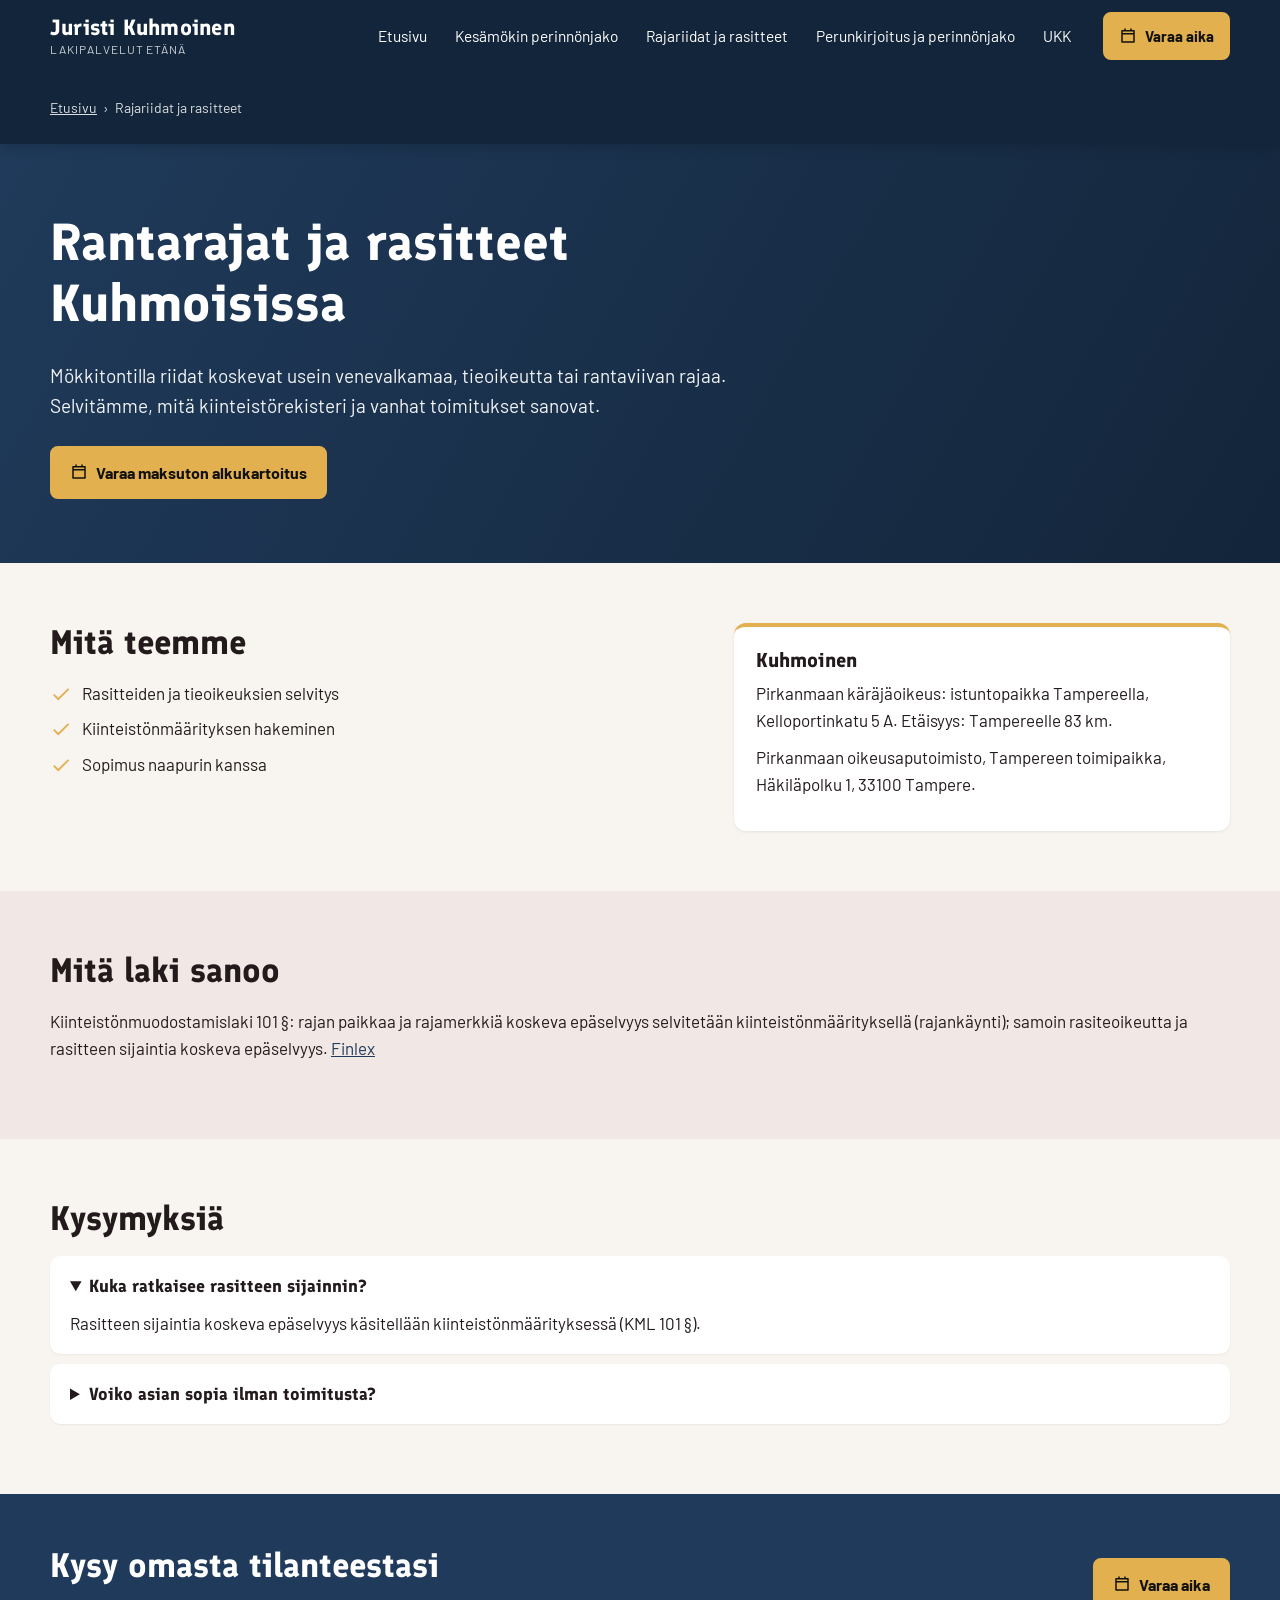
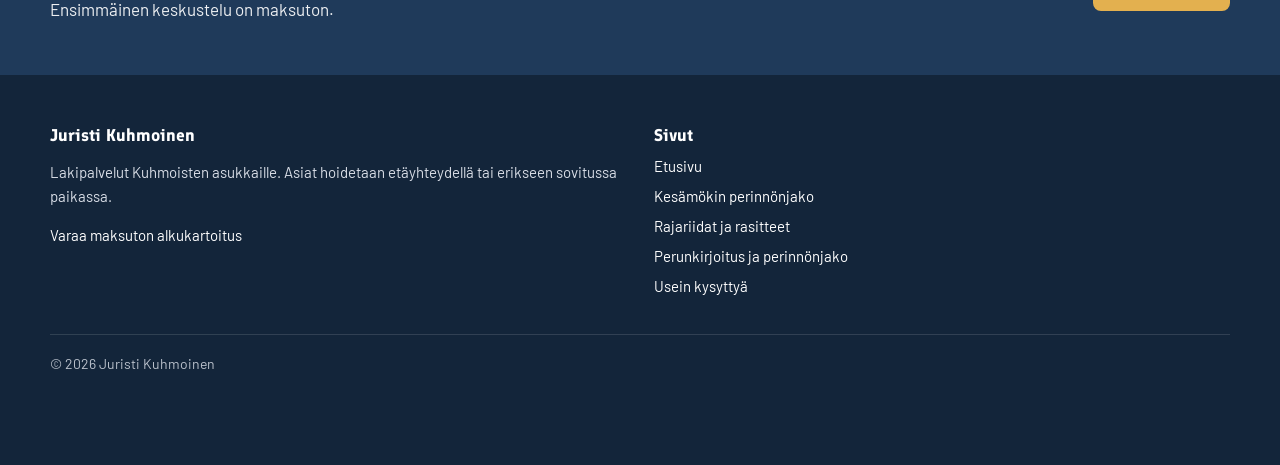
<file: rajariidat/index.html>
<!doctype html>
<html lang="fi">
<head>
<meta charset="utf-8">
<meta name="viewport" content="width=device-width,initial-scale=1">
<title>Rantarajat ja rasitteet Kuhmoisissa | Juristi Kuhmoinen</title>
<meta name="description" content="Mökkitontilla riidat koskevat usein venevalkamaa, tieoikeutta tai rantaviivan rajaa. Varaa maksuton alkukartoitus.">
<meta name="robots" content="index,follow">
<link rel="canonical" href="https://arttu475-cpu.github.io/juristi-kuhmoinen/rajariidat/">
<meta property="og:type" content="website">
<meta property="og:locale" content="fi_FI">
<meta property="og:site_name" content="Juristi Kuhmoinen">
<meta property="og:title" content="Rantarajat ja rasitteet Kuhmoisissa | Juristi Kuhmoinen">
<meta property="og:description" content="Mökkitontilla riidat koskevat usein venevalkamaa, tieoikeutta tai rantaviivan rajaa. Varaa maksuton alkukartoitus.">
<meta property="og:url" content="https://arttu475-cpu.github.io/juristi-kuhmoinen/rajariidat/">
<meta name="theme-color" content="#13253a">
<link rel="stylesheet" href="../_f/fontit.css">
<link rel="stylesheet" href="../_f/tyyli.css">
<script type="application/ld+json">{"@context":"https://schema.org","@graph":[{"@type":"WebSite","@id":"https://arttu475-cpu.github.io/juristi-kuhmoinen/#website","url":"https://arttu475-cpu.github.io/juristi-kuhmoinen/","name":"Juristi Kuhmoinen","inLanguage":"fi"},{"@type":"LegalService","@id":"https://arttu475-cpu.github.io/juristi-kuhmoinen/#palvelu","name":"Juristi Kuhmoinen","url":"https://arttu475-cpu.github.io/juristi-kuhmoinen/","description":"Juristi Kuhmoinen: kesämökin perinnönjako, rantarajat ja perunkirjoitus etänä. Maksuton alkukartoitus.","areaServed":{"@type":"City","name":"Kuhmoinen","sameAs":"https://fi.wikipedia.org/wiki/Kuhmoinen"},"knowsAbout":["Kesämökin perinnönjako","Rajariidat ja rasitteet","Perunkirjoitus ja perinnönjako"],"potentialAction":{"@type":"ReserveAction","name":"Varaa maksuton alkukartoitus","target":"https://calendly.com/lakiasiantoimisto-helsinki/lakitoimiston-alkukartoitus"}},{"@type":"WebPage","@id":"https://arttu475-cpu.github.io/juristi-kuhmoinen/rajariidat/#webpage","url":"https://arttu475-cpu.github.io/juristi-kuhmoinen/rajariidat/","name":"Rantarajat ja rasitteet Kuhmoisissa | Juristi Kuhmoinen","description":"Mökkitontilla riidat koskevat usein venevalkamaa, tieoikeutta tai rantaviivan rajaa. Varaa maksuton alkukartoitus.","inLanguage":"fi","isPartOf":{"@id":"https://arttu475-cpu.github.io/juristi-kuhmoinen/#website"},"about":{"@id":"https://arttu475-cpu.github.io/juristi-kuhmoinen/#palvelu"},"dateModified":"2026-11-04"},{"@type":"FAQPage","@id":"https://arttu475-cpu.github.io/juristi-kuhmoinen/rajariidat/#ukk","mainEntity":[{"@type":"Question","name":"Kuka ratkaisee rasitteen sijainnin?","acceptedAnswer":{"@type":"Answer","text":"Rasitteen sijaintia koskeva epäselvyys käsitellään kiinteistönmäärityksessä (KML 101 §)."}},{"@type":"Question","name":"Voiko asian sopia ilman toimitusta?","acceptedAnswer":{"@type":"Answer","text":"Usein voi, ja sopimus kirjataan kirjallisesti."}}]},{"@type":"Service","name":"Rantarajat ja rasitteet Kuhmoisissa","serviceType":"Rajariidat ja rasitteet","provider":{"@id":"https://arttu475-cpu.github.io/juristi-kuhmoinen/#palvelu"},"areaServed":{"@type":"City","name":"Kuhmoinen"}},{"@type":"BreadcrumbList","itemListElement":[{"@type":"ListItem","position":1,"name":"Etusivu","item":"https://arttu475-cpu.github.io/juristi-kuhmoinen/"},{"@type":"ListItem","position":2,"name":"Rajariidat ja rasitteet","item":"https://arttu475-cpu.github.io/juristi-kuhmoinen/rajariidat/"}]}]}</script>
</head>
<body>
<header class="hd"><div class="w"><a class="brand" href="../"><b>Juristi Kuhmoinen</b><small>Lakipalvelut etänä</small></a><input type="checkbox" id="mt" class="mt" aria-label="Avaa valikko"><label for="mt" class="mtl">Valikko</label>
<nav class="nav" aria-label="Päävalikko"><a href="../">Etusivu</a><a href="../kesamokin-perinnonjako/">Kesämökin perinnönjako</a><a href="../rajariidat/">Rajariidat ja rasitteet</a><a href="../perunkirjoitus/">Perunkirjoitus ja perinnönjako</a><a href="../ukk/">UKK</a></nav>
<a class="btn hbtn" href="https://calendly.com/lakiasiantoimisto-helsinki/lakitoimiston-alkukartoitus" target="_blank" rel="noopener"><svg viewBox="0 0 24 24" width="18" height="18" aria-hidden="true"><path fill="currentColor" d="M7 2h2v2h6V2h2v2h3a1 1 0 0 1 1 1v15a1 1 0 0 1-1 1H4a1 1 0 0 1-1-1V5a1 1 0 0 1 1-1h3zm12 8H5v9h14zM5 8h14V6H5z"/></svg>Varaa aika</a></div>
<div class="w"><nav class="crumb" aria-label="Murupolku"><ol><li><a href="../">Etusivu</a></li><li aria-current="page">Rajariidat ja rasitteet</li></ol></nav></div></header>
<main>

<section class="hero"><div class="w"><div><h1>Rantarajat ja rasitteet Kuhmoisissa</h1><p class="l">Mökkitontilla riidat koskevat usein venevalkamaa, tieoikeutta tai rantaviivan rajaa. Selvitämme, mitä kiinteistörekisteri ja vanhat toimitukset sanovat.</p><div class="napit"><a class="btn" href="https://calendly.com/lakiasiantoimisto-helsinki/lakitoimiston-alkukartoitus" target="_blank" rel="noopener"><svg viewBox="0 0 24 24" width="18" height="18" aria-hidden="true"><path fill="currentColor" d="M7 2h2v2h6V2h2v2h3a1 1 0 0 1 1 1v15a1 1 0 0 1-1 1H4a1 1 0 0 1-1-1V5a1 1 0 0 1 1-1h3zm12 8H5v9h14zM5 8h14V6H5z"/></svg>Varaa maksuton alkukartoitus</a></div></div></div></section>
<section class="sec"><div class="w two"><div><h2>Mitä teemme</h2><ul class="list"><li><svg viewBox="0 0 24 24" width="22" height="22" aria-hidden="true"><path fill="currentColor" d="M9 16.2 4.8 12l-1.4 1.4L9 19 21 7l-1.4-1.4z"/></svg><span>Rasitteiden ja tieoikeuksien selvitys</span></li><li><svg viewBox="0 0 24 24" width="22" height="22" aria-hidden="true"><path fill="currentColor" d="M9 16.2 4.8 12l-1.4 1.4L9 19 21 7l-1.4-1.4z"/></svg><span>Kiinteistönmäärityksen hakeminen</span></li><li><svg viewBox="0 0 24 24" width="22" height="22" aria-hidden="true"><path fill="currentColor" d="M9 16.2 4.8 12l-1.4 1.4L9 19 21 7l-1.4-1.4z"/></svg><span>Sopimus naapurin kanssa</span></li></ul></div><div class="card"><h3>Kuhmoinen</h3><p>Pirkanmaan käräjäoikeus: istuntopaikka Tampereella, Kelloportinkatu 5 A. Etäisyys: Tampereelle 83 km.</p><p>Pirkanmaan oikeusaputoimisto, Tampereen toimipaikka, Häkiläpolku 1, 33100 Tampere.</p></div></div></section>
<section class="sec alt"><div class="w"><h2>Mitä laki sanoo</h2><p>Kiinteistönmuodostamislaki 101 §: rajan paikkaa ja rajamerkkiä koskeva epäselvyys selvitetään kiinteistönmäärityksellä (rajankäynti); samoin rasiteoikeutta ja rasitteen sijaintia koskeva epäselvyys. <a href="https://www.finlex.fi/fi/lainsaadanto/1995/554" rel="noopener">Finlex</a></p></div></section>
<section class="sec"><div class="w"><div class="ukk"><h2>Kysymyksiä</h2><details open><summary>Kuka ratkaisee rasitteen sijainnin?</summary><p>Rasitteen sijaintia koskeva epäselvyys käsitellään kiinteistönmäärityksessä (KML 101 §).</p></details>
<details><summary>Voiko asian sopia ilman toimitusta?</summary><p>Usein voi, ja sopimus kirjataan kirjallisesti.</p></details></div></div></section>
<section class="cta"><div class="w"><div><h2>Kysy omasta tilanteestasi</h2><p>Ensimmäinen keskustelu on maksuton.</p></div><div class="napit"><a class="btn" href="https://calendly.com/lakiasiantoimisto-helsinki/lakitoimiston-alkukartoitus" target="_blank" rel="noopener"><svg viewBox="0 0 24 24" width="18" height="18" aria-hidden="true"><path fill="currentColor" d="M7 2h2v2h6V2h2v2h3a1 1 0 0 1 1 1v15a1 1 0 0 1-1 1H4a1 1 0 0 1-1-1V5a1 1 0 0 1 1-1h3zm12 8H5v9h14zM5 8h14V6H5z"/></svg>Varaa aika</a></div></div></section>
</main>
<footer class="ft"><div class="w"><div class="cols">
<div><h3>Juristi Kuhmoinen</h3><p>Lakipalvelut Kuhmoisten asukkaille. Asiat hoidetaan etäyhteydellä tai erikseen sovitussa paikassa.</p><p><a href="https://calendly.com/lakiasiantoimisto-helsinki/lakitoimiston-alkukartoitus" target="_blank" rel="noopener">Varaa maksuton alkukartoitus</a></p></div>
<div><h3>Sivut</h3><ul><li><a href="../">Etusivu</a></li><li><a href="../kesamokin-perinnonjako/">Kesämökin perinnönjako</a></li><li><a href="../rajariidat/">Rajariidat ja rasitteet</a></li><li><a href="../perunkirjoitus/">Perunkirjoitus ja perinnönjako</a></li><li><a href="../ukk/">Usein kysyttyä</a></li></ul></div>
</div><div class="pohja">© 2026 Juristi Kuhmoinen</div></div></footer>
<div class="palkki"><a class="btn o" style="color:#fff" href="https://calendly.com/lakiasiantoimisto-helsinki/lakitoimiston-alkukartoitus" target="_blank" rel="noopener"><svg viewBox="0 0 24 24" width="18" height="18" aria-hidden="true"><path fill="currentColor" d="M7 2h2v2h6V2h2v2h3a1 1 0 0 1 1 1v15a1 1 0 0 1-1 1H4a1 1 0 0 1-1-1V5a1 1 0 0 1 1-1h3zm12 8H5v9h14zM5 8h14V6H5z"/></svg>Varaa maksuton alkukartoitus</a></div>
</body>
</html>
</file>
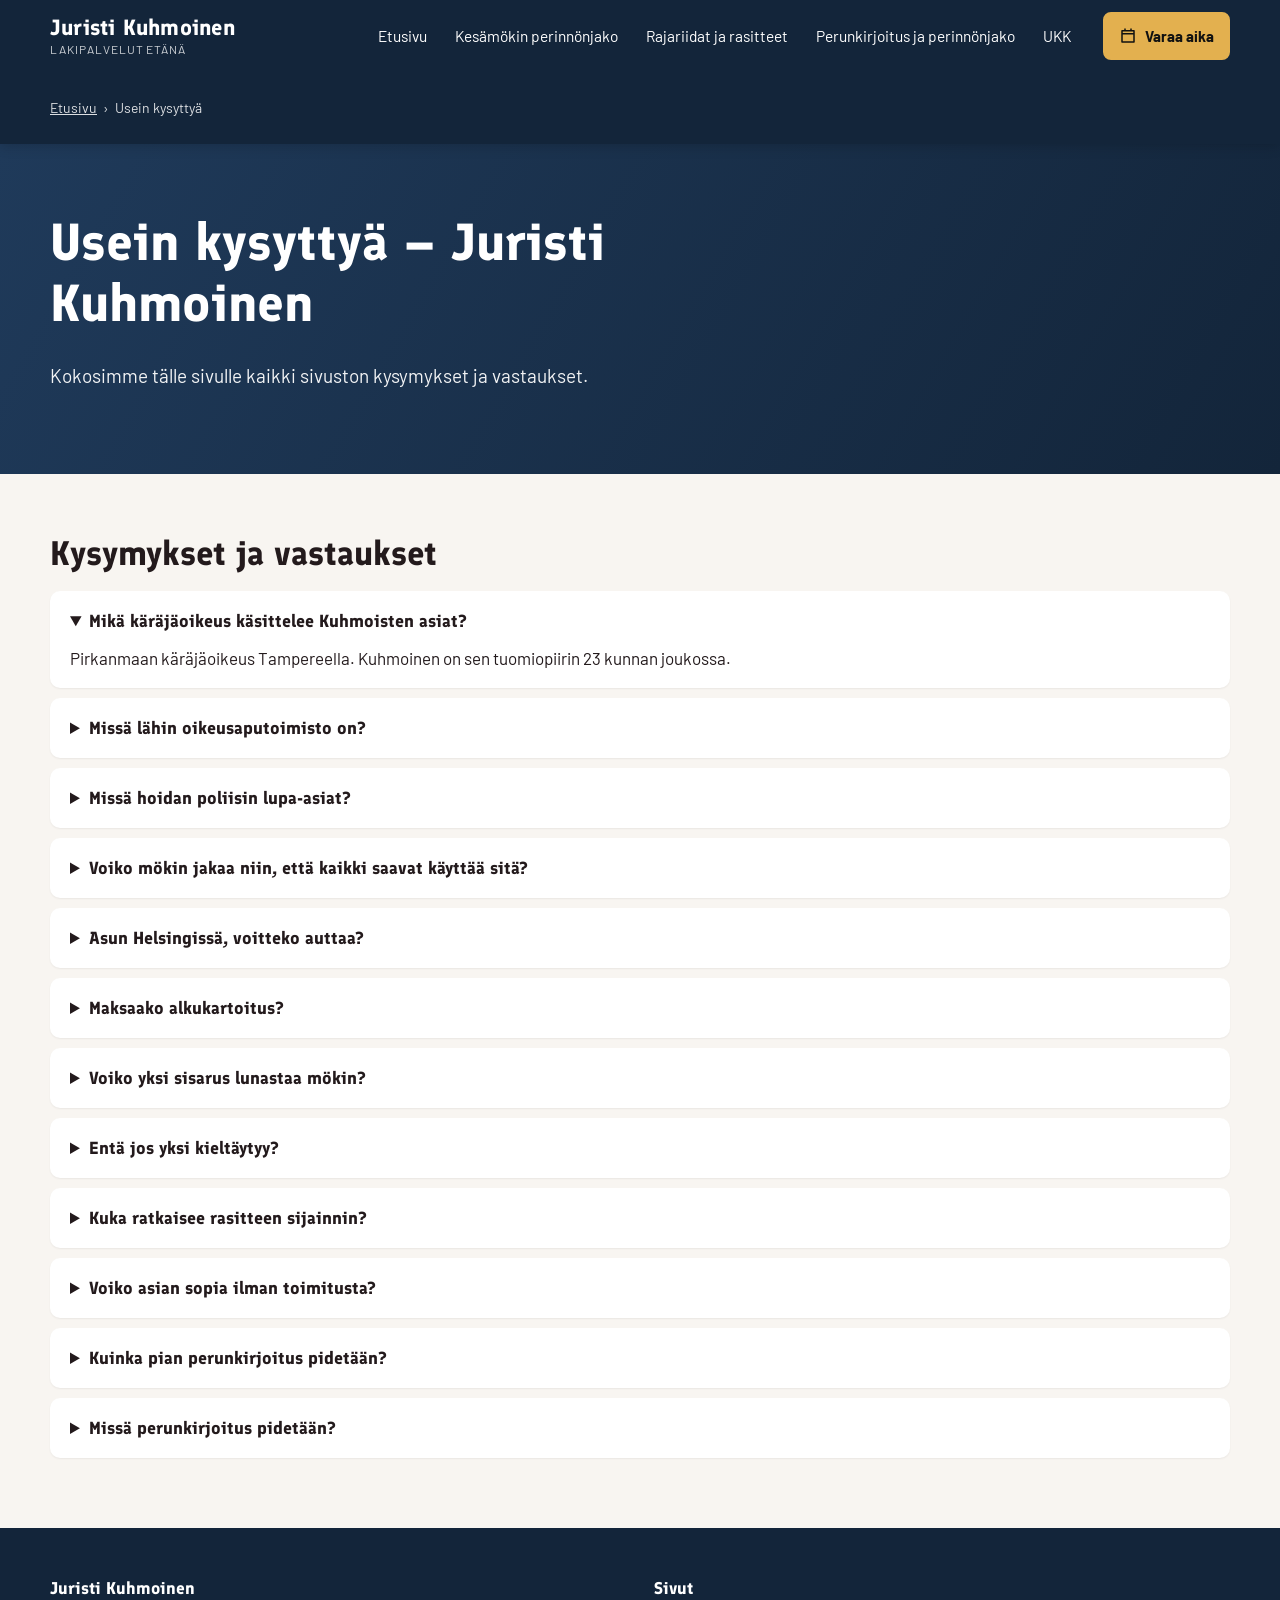
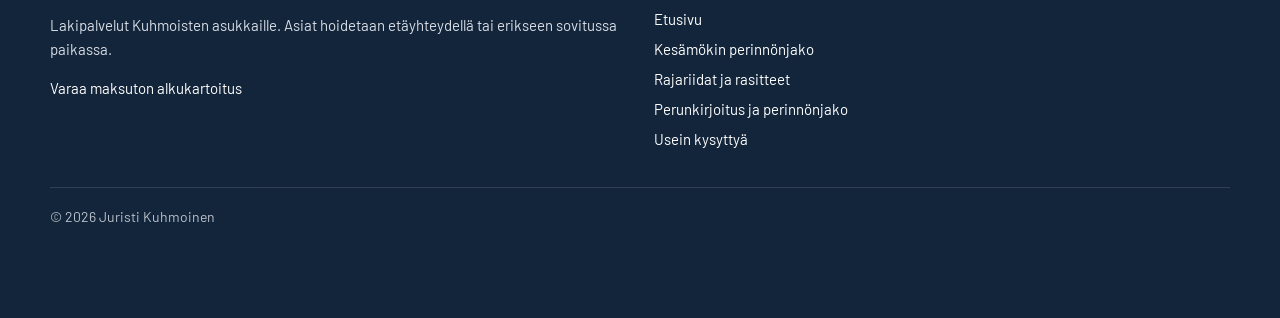
<file: ukk/index.html>
<!doctype html>
<html lang="fi">
<head>
<meta charset="utf-8">
<meta name="viewport" content="width=device-width,initial-scale=1">
<title>Usein kysyttyä | Juristi Kuhmoinen</title>
<meta name="description" content="Vastauksia Kuhmoisten asukkaiden kysymyksiin perinnöstä, riidoista ja viranomaisista.">
<meta name="robots" content="index,follow">
<link rel="canonical" href="https://arttu475-cpu.github.io/juristi-kuhmoinen/ukk/">
<meta property="og:type" content="website">
<meta property="og:locale" content="fi_FI">
<meta property="og:site_name" content="Juristi Kuhmoinen">
<meta property="og:title" content="Usein kysyttyä | Juristi Kuhmoinen">
<meta property="og:description" content="Vastauksia Kuhmoisten asukkaiden kysymyksiin perinnöstä, riidoista ja viranomaisista.">
<meta property="og:url" content="https://arttu475-cpu.github.io/juristi-kuhmoinen/ukk/">
<meta name="theme-color" content="#13253a">
<link rel="stylesheet" href="../_f/fontit.css">
<link rel="stylesheet" href="../_f/tyyli.css">
<script type="application/ld+json">{"@context":"https://schema.org","@graph":[{"@type":"WebSite","@id":"https://arttu475-cpu.github.io/juristi-kuhmoinen/#website","url":"https://arttu475-cpu.github.io/juristi-kuhmoinen/","name":"Juristi Kuhmoinen","inLanguage":"fi"},{"@type":"LegalService","@id":"https://arttu475-cpu.github.io/juristi-kuhmoinen/#palvelu","name":"Juristi Kuhmoinen","url":"https://arttu475-cpu.github.io/juristi-kuhmoinen/","description":"Juristi Kuhmoinen: kesämökin perinnönjako, rantarajat ja perunkirjoitus etänä. Maksuton alkukartoitus.","areaServed":{"@type":"City","name":"Kuhmoinen","sameAs":"https://fi.wikipedia.org/wiki/Kuhmoinen"},"knowsAbout":["Kesämökin perinnönjako","Rajariidat ja rasitteet","Perunkirjoitus ja perinnönjako"],"potentialAction":{"@type":"ReserveAction","name":"Varaa maksuton alkukartoitus","target":"https://calendly.com/lakiasiantoimisto-helsinki/lakitoimiston-alkukartoitus"}},{"@type":"WebPage","@id":"https://arttu475-cpu.github.io/juristi-kuhmoinen/ukk/#webpage","url":"https://arttu475-cpu.github.io/juristi-kuhmoinen/ukk/","name":"Usein kysyttyä | Juristi Kuhmoinen","description":"Vastauksia Kuhmoisten asukkaiden kysymyksiin perinnöstä, riidoista ja viranomaisista.","inLanguage":"fi","isPartOf":{"@id":"https://arttu475-cpu.github.io/juristi-kuhmoinen/#website"},"about":{"@id":"https://arttu475-cpu.github.io/juristi-kuhmoinen/#palvelu"},"dateModified":"2026-11-04"},{"@type":"FAQPage","@id":"https://arttu475-cpu.github.io/juristi-kuhmoinen/ukk/#ukk","mainEntity":[{"@type":"Question","name":"Mikä käräjäoikeus käsittelee Kuhmoisten asiat?","acceptedAnswer":{"@type":"Answer","text":"Pirkanmaan käräjäoikeus Tampereella. Kuhmoinen on sen tuomiopiirin 23 kunnan joukossa."}},{"@type":"Question","name":"Missä lähin oikeusaputoimisto on?","acceptedAnswer":{"@type":"Answer","text":"Pirkanmaan oikeusaputoimisto Tampereella. Oriveden vastaanotolla palvellaan ajanvarauksella."}},{"@type":"Question","name":"Missä hoidan poliisin lupa-asiat?","acceptedAnswer":{"@type":"Answer","text":"Poliisin haun ensimmäinen tulos on Jämsän poliisiasema, Keskuskatu 17."}},{"@type":"Question","name":"Voiko mökin jakaa niin, että kaikki saavat käyttää sitä?","acceptedAnswer":{"@type":"Answer","text":"Voi. Silloin yhteisomistajat tekevät käyttövuoroista ja kuluista sopimuksen."}},{"@type":"Question","name":"Asun Helsingissä, voitteko auttaa?","acceptedAnswer":{"@type":"Answer","text":"Kyllä. Asuinpaikka ei vaikuta, koska työ tehdään etänä."}},{"@type":"Question","name":"Maksaako alkukartoitus?","acceptedAnswer":{"@type":"Answer","text":"Ei."}},{"@type":"Question","name":"Voiko yksi sisarus lunastaa mökin?","acceptedAnswer":{"@type":"Answer","text":"Voi, jos osakkaat sopivat. Perinnönjaon saa tehdä sopimallaan tavalla (PK 23:3)."}},{"@type":"Question","name":"Entä jos yksi kieltäytyy?","acceptedAnswer":{"@type":"Answer","text":"Käräjäoikeus voi määrätä pesänjakajan (PK 23:4)."}},{"@type":"Question","name":"Kuka ratkaisee rasitteen sijainnin?","acceptedAnswer":{"@type":"Answer","text":"Rasitteen sijaintia koskeva epäselvyys käsitellään kiinteistönmäärityksessä (KML 101 §)."}},{"@type":"Question","name":"Voiko asian sopia ilman toimitusta?","acceptedAnswer":{"@type":"Answer","text":"Usein voi, ja sopimus kirjataan kirjallisesti."}},{"@type":"Question","name":"Kuinka pian perunkirjoitus pidetään?","acceptedAnswer":{"@type":"Answer","text":"Kolmen kuukauden kuluessa kuolemasta (PK 20:1)."}},{"@type":"Question","name":"Missä perunkirjoitus pidetään?","acceptedAnswer":{"@type":"Answer","text":"Paikka on vapaa; videoyhteys käy hyvin."}}]},{"@type":"BreadcrumbList","itemListElement":[{"@type":"ListItem","position":1,"name":"Etusivu","item":"https://arttu475-cpu.github.io/juristi-kuhmoinen/"},{"@type":"ListItem","position":2,"name":"Usein kysyttyä","item":"https://arttu475-cpu.github.io/juristi-kuhmoinen/ukk/"}]}]}</script>
</head>
<body>
<header class="hd"><div class="w"><a class="brand" href="../"><b>Juristi Kuhmoinen</b><small>Lakipalvelut etänä</small></a><input type="checkbox" id="mt" class="mt" aria-label="Avaa valikko"><label for="mt" class="mtl">Valikko</label>
<nav class="nav" aria-label="Päävalikko"><a href="../">Etusivu</a><a href="../kesamokin-perinnonjako/">Kesämökin perinnönjako</a><a href="../rajariidat/">Rajariidat ja rasitteet</a><a href="../perunkirjoitus/">Perunkirjoitus ja perinnönjako</a><a href="../ukk/">UKK</a></nav>
<a class="btn hbtn" href="https://calendly.com/lakiasiantoimisto-helsinki/lakitoimiston-alkukartoitus" target="_blank" rel="noopener"><svg viewBox="0 0 24 24" width="18" height="18" aria-hidden="true"><path fill="currentColor" d="M7 2h2v2h6V2h2v2h3a1 1 0 0 1 1 1v15a1 1 0 0 1-1 1H4a1 1 0 0 1-1-1V5a1 1 0 0 1 1-1h3zm12 8H5v9h14zM5 8h14V6H5z"/></svg>Varaa aika</a></div>
<div class="w"><nav class="crumb" aria-label="Murupolku"><ol><li><a href="../">Etusivu</a></li><li aria-current="page">Usein kysyttyä</li></ol></nav></div></header>
<main>

<section class="hero"><div class="w"><div><h1>Usein kysyttyä – Juristi Kuhmoinen</h1><p class="l">Kokosimme tälle sivulle kaikki sivuston kysymykset ja vastaukset.</p></div></div></section>
<section class="sec"><div class="w"><div class="ukk"><h2>Kysymykset ja vastaukset</h2><details open><summary>Mikä käräjäoikeus käsittelee Kuhmoisten asiat?</summary><p>Pirkanmaan käräjäoikeus Tampereella. Kuhmoinen on sen tuomiopiirin 23 kunnan joukossa.</p></details>
<details><summary>Missä lähin oikeusaputoimisto on?</summary><p>Pirkanmaan oikeusaputoimisto Tampereella. Oriveden vastaanotolla palvellaan ajanvarauksella.</p></details>
<details><summary>Missä hoidan poliisin lupa-asiat?</summary><p>Poliisin haun ensimmäinen tulos on Jämsän poliisiasema, Keskuskatu 17.</p></details>
<details><summary>Voiko mökin jakaa niin, että kaikki saavat käyttää sitä?</summary><p>Voi. Silloin yhteisomistajat tekevät käyttövuoroista ja kuluista sopimuksen.</p></details>
<details><summary>Asun Helsingissä, voitteko auttaa?</summary><p>Kyllä. Asuinpaikka ei vaikuta, koska työ tehdään etänä.</p></details>
<details><summary>Maksaako alkukartoitus?</summary><p>Ei.</p></details>
<details><summary>Voiko yksi sisarus lunastaa mökin?</summary><p>Voi, jos osakkaat sopivat. Perinnönjaon saa tehdä sopimallaan tavalla (PK 23:3).</p></details>
<details><summary>Entä jos yksi kieltäytyy?</summary><p>Käräjäoikeus voi määrätä pesänjakajan (PK 23:4).</p></details>
<details><summary>Kuka ratkaisee rasitteen sijainnin?</summary><p>Rasitteen sijaintia koskeva epäselvyys käsitellään kiinteistönmäärityksessä (KML 101 §).</p></details>
<details><summary>Voiko asian sopia ilman toimitusta?</summary><p>Usein voi, ja sopimus kirjataan kirjallisesti.</p></details>
<details><summary>Kuinka pian perunkirjoitus pidetään?</summary><p>Kolmen kuukauden kuluessa kuolemasta (PK 20:1).</p></details>
<details><summary>Missä perunkirjoitus pidetään?</summary><p>Paikka on vapaa; videoyhteys käy hyvin.</p></details></div></div></section>
</main>
<footer class="ft"><div class="w"><div class="cols">
<div><h3>Juristi Kuhmoinen</h3><p>Lakipalvelut Kuhmoisten asukkaille. Asiat hoidetaan etäyhteydellä tai erikseen sovitussa paikassa.</p><p><a href="https://calendly.com/lakiasiantoimisto-helsinki/lakitoimiston-alkukartoitus" target="_blank" rel="noopener">Varaa maksuton alkukartoitus</a></p></div>
<div><h3>Sivut</h3><ul><li><a href="../">Etusivu</a></li><li><a href="../kesamokin-perinnonjako/">Kesämökin perinnönjako</a></li><li><a href="../rajariidat/">Rajariidat ja rasitteet</a></li><li><a href="../perunkirjoitus/">Perunkirjoitus ja perinnönjako</a></li><li><a href="../ukk/">Usein kysyttyä</a></li></ul></div>
</div><div class="pohja">© 2026 Juristi Kuhmoinen</div></div></footer>
<div class="palkki"><a class="btn o" style="color:#fff" href="https://calendly.com/lakiasiantoimisto-helsinki/lakitoimiston-alkukartoitus" target="_blank" rel="noopener"><svg viewBox="0 0 24 24" width="18" height="18" aria-hidden="true"><path fill="currentColor" d="M7 2h2v2h6V2h2v2h3a1 1 0 0 1 1 1v15a1 1 0 0 1-1 1H4a1 1 0 0 1-1-1V5a1 1 0 0 1 1-1h3zm12 8H5v9h14zM5 8h14V6H5z"/></svg>Varaa maksuton alkukartoitus</a></div>
</body>
</html>
</file>
<file: _f/fontit.css>
@font-face {
  font-family: 'Barlow';
  font-style: normal;
  font-weight: 300;
  font-display: swap;
  src: url('Barlow-300-normal.woff2') format('woff2');
  unicode-range: U+0000-00FF, U+0131, U+0152-0153, U+02BB-02BC, U+02C6, U+02DA, U+02DC, U+0304, U+0308, U+0329, U+2000-206F, U+20AC, U+2122, U+2191, U+2193, U+2212, U+2215, U+FEFF, U+FFFD;
}
@font-face {
  font-family: 'Barlow';
  font-style: normal;
  font-weight: 400;
  font-display: swap;
  src: url('Barlow-400-normal.woff2') format('woff2');
  unicode-range: U+0000-00FF, U+0131, U+0152-0153, U+02BB-02BC, U+02C6, U+02DA, U+02DC, U+0304, U+0308, U+0329, U+2000-206F, U+20AC, U+2122, U+2191, U+2193, U+2212, U+2215, U+FEFF, U+FFFD;
}
@font-face {
  font-family: 'Barlow';
  font-style: normal;
  font-weight: 500;
  font-display: swap;
  src: url('Barlow-500-normal.woff2') format('woff2');
  unicode-range: U+0000-00FF, U+0131, U+0152-0153, U+02BB-02BC, U+02C6, U+02DA, U+02DC, U+0304, U+0308, U+0329, U+2000-206F, U+20AC, U+2122, U+2191, U+2193, U+2212, U+2215, U+FEFF, U+FFFD;
}
@font-face {
  font-family: 'Barlow';
  font-style: normal;
  font-weight: 700;
  font-display: swap;
  src: url('Barlow-700-normal.woff2') format('woff2');
  unicode-range: U+0000-00FF, U+0131, U+0152-0153, U+02BB-02BC, U+02C6, U+02DA, U+02DC, U+0304, U+0308, U+0329, U+2000-206F, U+20AC, U+2122, U+2191, U+2193, U+2212, U+2215, U+FEFF, U+FFFD;
}
@font-face {
  font-family: 'Finlandica';
  font-style: italic;
  font-weight: 700;
  font-display: swap;
  src: url('Finlandica-700-italic.woff2') format('woff2');
  unicode-range: U+0000-00FF, U+0131, U+0152-0153, U+02BB-02BC, U+02C6, U+02DA, U+02DC, U+0304, U+0308, U+0329, U+2000-206F, U+20AC, U+2122, U+2191, U+2193, U+2212, U+2215, U+FEFF, U+FFFD;
}
@font-face {
  font-family: 'Finlandica';
  font-style: normal;
  font-weight: 400;
  font-display: swap;
  src: url('Finlandica-400-normal.woff2') format('woff2');
  unicode-range: U+0000-00FF, U+0131, U+0152-0153, U+02BB-02BC, U+02C6, U+02DA, U+02DC, U+0304, U+0308, U+0329, U+2000-206F, U+20AC, U+2122, U+2191, U+2193, U+2212, U+2215, U+FEFF, U+FFFD;
}
@font-face {
  font-family: 'Finlandica';
  font-style: normal;
  font-weight: 500;
  font-display: swap;
  src: url('Finlandica-500-normal.woff2') format('woff2');
  unicode-range: U+0000-00FF, U+0131, U+0152-0153, U+02BB-02BC, U+02C6, U+02DA, U+02DC, U+0304, U+0308, U+0329, U+2000-206F, U+20AC, U+2122, U+2191, U+2193, U+2212, U+2215, U+FEFF, U+FFFD;
}
@font-face {
  font-family: 'Finlandica';
  font-style: normal;
  font-weight: 700;
  font-display: swap;
  src: url('Finlandica-700-normal.woff2') format('woff2');
  unicode-range: U+0000-00FF, U+0131, U+0152-0153, U+02BB-02BC, U+02C6, U+02DA, U+02DC, U+0304, U+0308, U+0329, U+2000-206F, U+20AC, U+2122, U+2191, U+2193, U+2212, U+2215, U+FEFF, U+FFFD;
}
</file>
<file: _f/tyyli.css>
:root{--p:#1f3a5a;--p2:#13253a;--a:#e3b04f;--bg:#f8f5f1;--ink:#231a1c;--soft:#f1e7e4;--fh:'Finlandica', system-ui, sans-serif;--fb:'Barlow', system-ui, sans-serif}
*{box-sizing:border-box}html{scroll-padding-top:90px}body{margin:0;background:var(--bg);color:var(--ink);font-family:var(--fb);font-size:17px;line-height:1.6;-webkit-text-size-adjust:100%}
a{color:var(--p)}img,svg{max-width:100%}h1,h2,h3{font-family:var(--fh);line-height:1.18;margin:0 0 .5em;overflow-wrap:break-word;hyphens:auto}
h1{font-size:clamp(30px,4.4vw,52px)}h2{font-size:clamp(24px,2.8vw,34px)}h3{font-size:20px}
.w{width:min(1180px,calc(100% - 40px));margin:0 auto}
.hd{position:sticky;top:0;z-index:50;background:var(--p2);color:#fff;box-shadow:0 2px 12px rgba(0,0,0,.18)}
.hd .w{display:flex;align-items:center;gap:20px;min-height:72px}
.brand{color:#fff;text-decoration:none;display:flex;flex-direction:column;line-height:1.1;min-width:0}
.brand b{font-family:var(--fh);font-size:22px;letter-spacing:.01em}.brand small{font-size:12px;letter-spacing:.08em;text-transform:uppercase;opacity:.78;margin-top:3px}
.nav{margin-left:auto;display:flex;align-items:center;gap:4px}
.nav>a,.dd>span{color:#fff;text-decoration:none;padding:10px 12px;border-radius:6px;font-size:15.5px;cursor:pointer;display:block}
.nav>a:hover,.dd:hover>span{background:rgba(255,255,255,.1)}
.dd{position:relative}.dd .m{display:none;position:absolute;top:100%;left:0;background:#fff;min-width:250px;border-radius:8px;box-shadow:0 12px 30px rgba(0,0,0,.2);padding:8px}
.dd:hover .m,.dd:focus-within .m{display:block}.dd .m a{display:block;color:var(--ink);text-decoration:none;padding:8px 12px;border-radius:6px;font-size:15px}.dd .m a:hover{background:var(--soft)}
.btn{display:inline-flex;align-items:center;gap:8px;background:var(--a);color:#111;font-weight:700;text-decoration:none;padding:12px 18px;border-radius:8px;border:2px solid var(--a);font-size:16px;white-space:nowrap}
.btn.o{background:transparent;color:inherit;border-color:currentColor}.btn:hover{filter:brightness(1.06)}
.hd .btn{padding:10px 14px;font-size:15px}
.mt{display:none}.mtl{display:none}
.hero{background:linear-gradient(120deg,var(--p) 0%,var(--p2) 100%);color:#fff;padding:68px 0 64px}
.hero .w{display:grid;grid-template-columns:1.35fr .9fr;gap:40px;align-items:center}
.hero p.l{font-size:19px;max-width:680px;opacity:.94}.hero .napit{display:flex;gap:12px;flex-wrap:wrap;margin-top:24px}
.hero .kortti{background:rgba(255,255,255,.08);border:1px solid rgba(255,255,255,.18);border-radius:14px;padding:24px}
.hero .kortti li{margin:6px 0}.hero .kortti ul{padding-left:20px;margin:8px 0 0}

.crumb{font-size:14px;padding:14px 0;color:#fff;opacity:.85}.crumb a{color:#fff}
.sec{padding:60px 0}.sec.alt{background:var(--soft)}.sec .lead{max-width:780px;font-size:18px}
.grid{display:grid;grid-template-columns:repeat(auto-fill,minmax(300px,1fr));gap:20px;margin-top:24px}
.card{background:#fff;border-radius:12px;padding:22px;box-shadow:0 1px 3px rgba(0,0,0,.08);border-top:4px solid var(--a)}
.card h3{margin-bottom:.35em}.card p{margin:0 0 .6em}.card a.more{font-weight:700;text-decoration:none}
.steps{counter-reset:s;display:grid;grid-template-columns:repeat(auto-fit,minmax(220px,1fr));gap:20px;margin-top:20px}
.steps div{background:#fff;border-radius:12px;padding:20px 20px 20px 64px;position:relative}
.steps div:before{counter-increment:s;content:counter(s);position:absolute;left:18px;top:18px;width:32px;height:32px;border-radius:50%;background:var(--p);color:#fff;display:grid;place-items:center;font-weight:700}
.two{display:grid;grid-template-columns:1.3fr 1fr;gap:40px;align-items:start}
.list{padding-left:0;list-style:none}.list li{display:flex;gap:10px;margin:8px 0}.list li svg{color:var(--a);flex:none;margin-top:3px}
.esim{background:#fff;border-left:5px solid var(--a);padding:18px 22px;border-radius:8px;margin:16px 0}
.ukk details{background:#fff;border-radius:10px;padding:16px 20px;margin:10px 0;box-shadow:0 1px 2px rgba(0,0,0,.06)}
.ukk summary{cursor:pointer;font-weight:700;font-size:17.5px;font-family:var(--fh)}.ukk details p{margin:10px 0 0}
.cta{background:var(--p);color:#fff;padding:52px 0}.cta .w{display:flex;justify-content:space-between;align-items:center;gap:24px;flex-wrap:wrap}.cta h2{margin:0 0 .3em}.cta p{margin:0;max-width:640px;opacity:.92}.cta .napit{display:flex;gap:12px;flex-wrap:wrap}
.tags{display:flex;flex-wrap:wrap;gap:10px;margin-top:16px}.tags a{background:#fff;border:1px solid rgba(0,0,0,.1);padding:8px 14px;border-radius:30px;text-decoration:none;font-size:15px}
.ft{background:var(--p2);color:#d8dde6;padding:50px 0 90px;font-size:15px}.ft a{color:#fff;text-decoration:none}.ft a:hover{text-decoration:underline}
.ft .cols{display:grid;grid-template-columns:repeat(auto-fit,minmax(200px,1fr));gap:28px}.ft h3{color:#fff;font-size:17px}.ft ul{list-style:none;padding:0;margin:0}.ft li{margin:6px 0}
.ft .pohja{border-top:1px solid rgba(255,255,255,.15);margin-top:30px;padding-top:18px;font-size:14px;opacity:.85}
.palkki{display:none}
@media(max-width:1060px){.nav{display:none;position:absolute;top:100%;left:0;right:0;background:var(--p2);flex-direction:column;align-items:stretch;padding:10px 20px 20px;gap:0;max-height:calc(100vh - 72px);overflow:auto}
.mt:checked~.nav{display:flex}.mtl{display:block;margin-left:auto;color:#fff;font-size:15px;border:1px solid rgba(255,255,255,.4);border-radius:6px;padding:8px 12px;cursor:pointer}
.dd .m{display:block;position:static;box-shadow:none;background:transparent;padding:0 0 0 12px;min-width:0}.dd .m a{color:#d8dde6}.dd .m a:hover{background:rgba(255,255,255,.08)}
.hd .hbtn{display:none}.hero .w,.two{grid-template-columns:1fr}
.palkki{display:flex;position:fixed;left:0;right:0;bottom:0;z-index:60;gap:8px;padding:10px;background:var(--p2);box-shadow:0 -2px 10px rgba(0,0,0,.2)}.palkki a{flex:1;justify-content:center}}
@media(max-width:600px){body{font-size:16px}.brand b{font-size:18px}.brand small{font-size:10.5px}.sec{padding:44px 0}.hero{padding:44px 0}.hero p.l{font-size:17px}.btn{white-space:normal}.w{width:calc(100% - 32px)}}

.fakta{display:grid;grid-template-columns:repeat(auto-fill,minmax(320px,1fr));gap:16px;margin-top:22px}.fakta div{background:#fff;border-radius:10px;padding:16px 18px;box-shadow:0 1px 3px rgba(0,0,0,.08)}.fakta b{display:block;font-family:var(--fh);margin-bottom:4px}.lahteet{font-size:14px;opacity:.85}.lahteet a{word-break:break-all}.crumb ol{list-style:none;margin:0;padding:0;display:flex;flex-wrap:wrap;gap:6px}.crumb li+li:before{content:"›";margin-right:6px}
</file>
